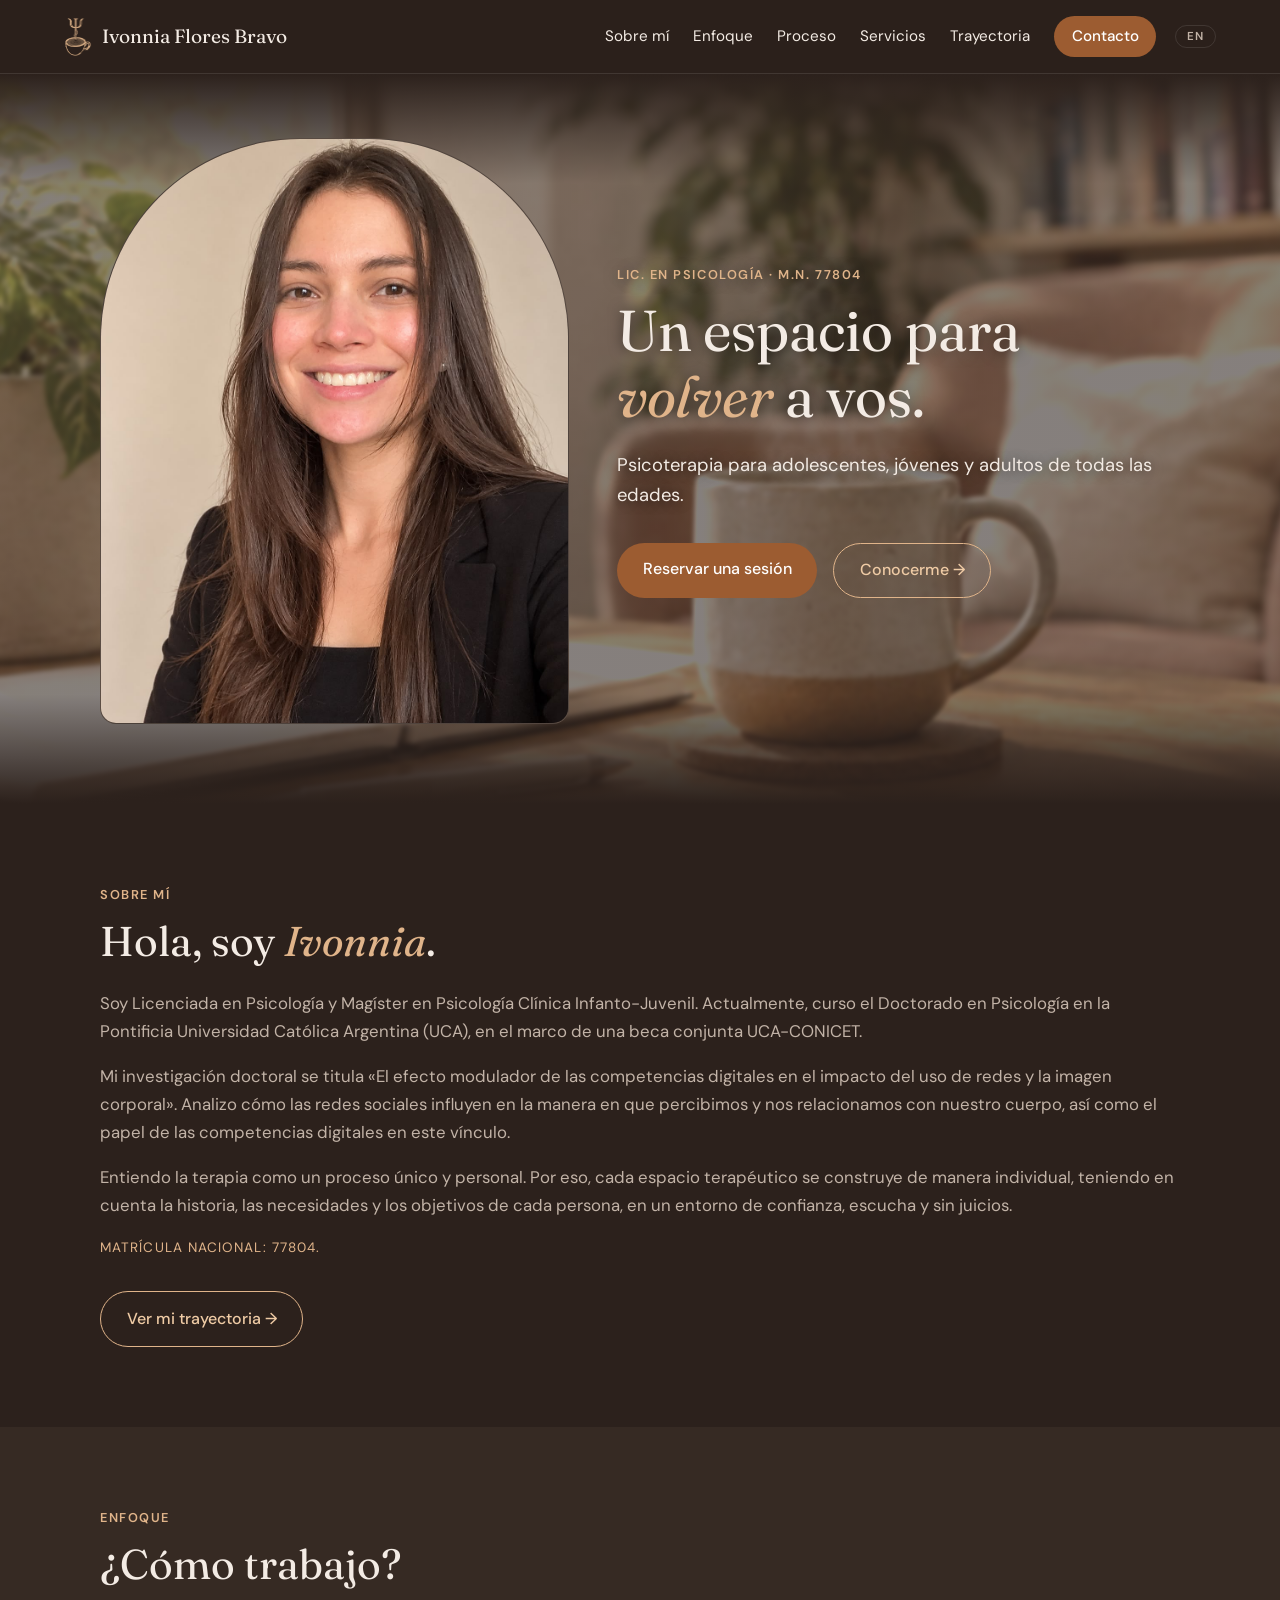
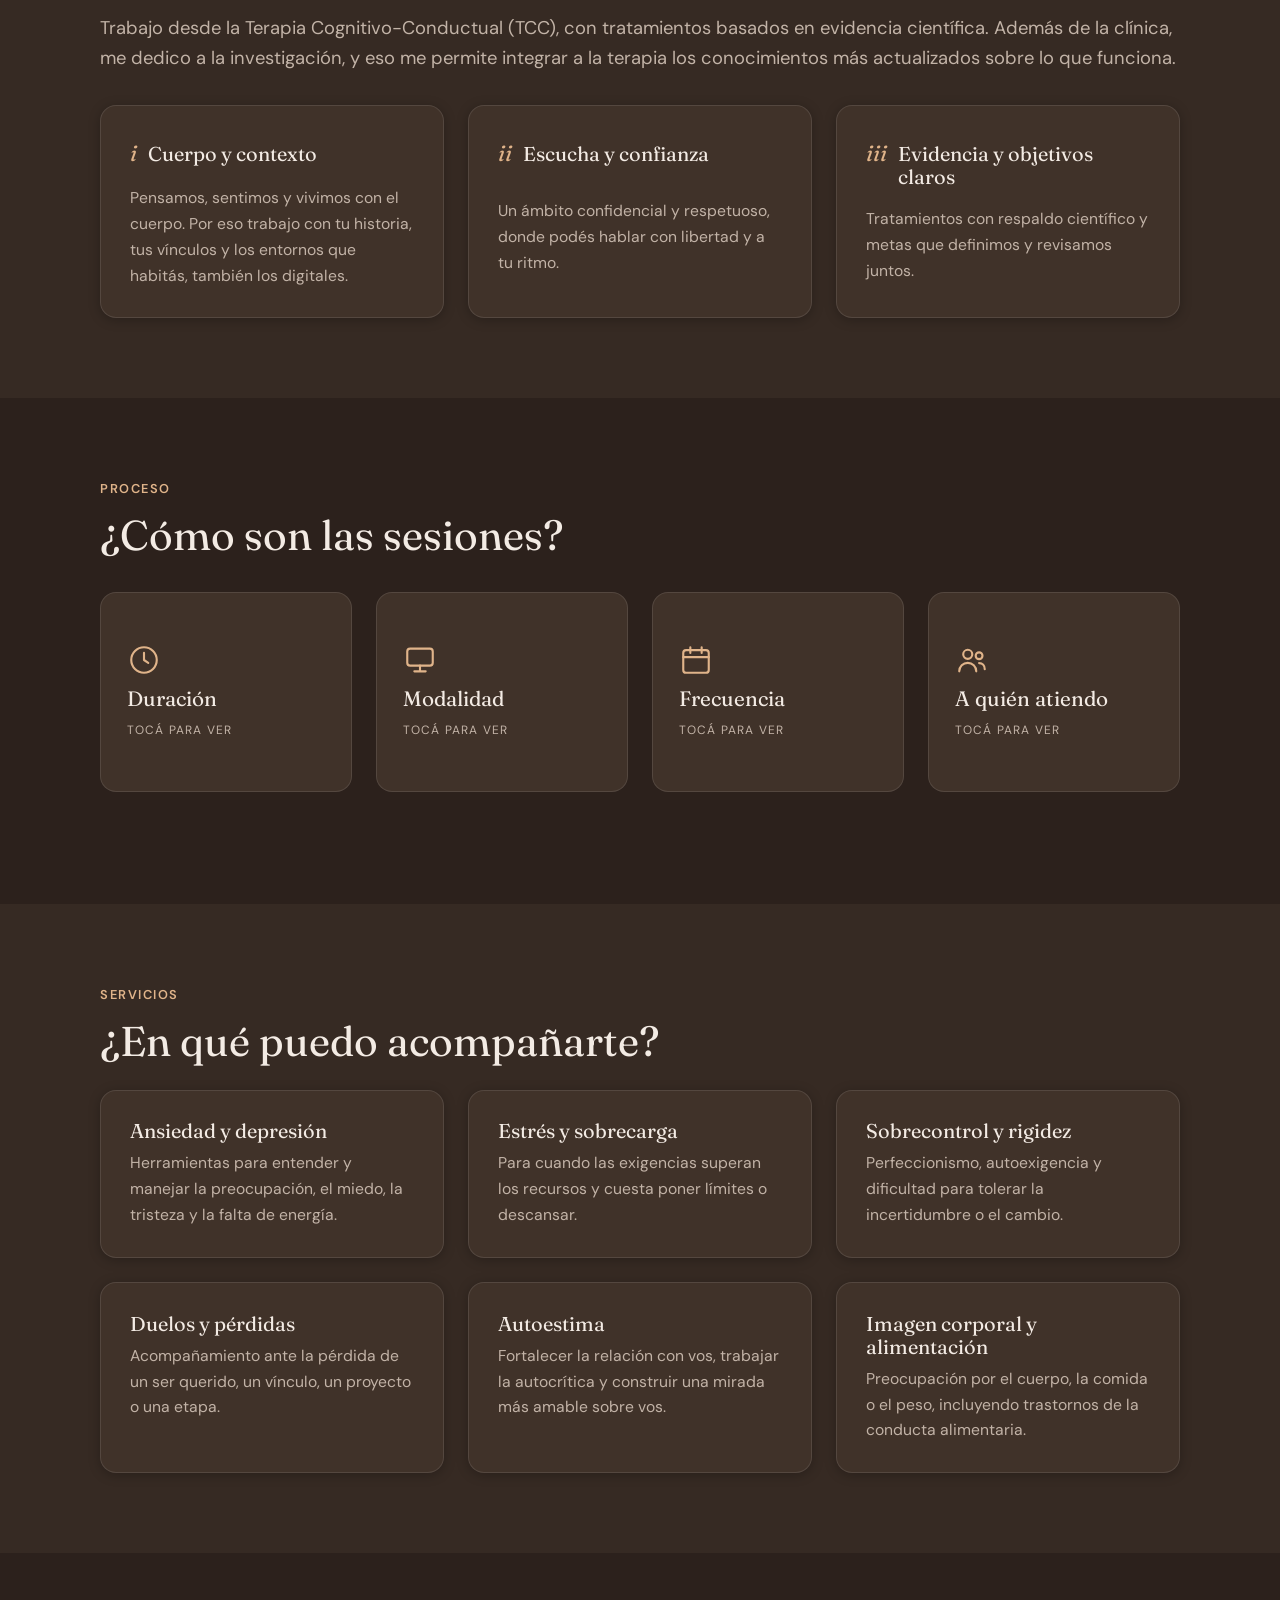
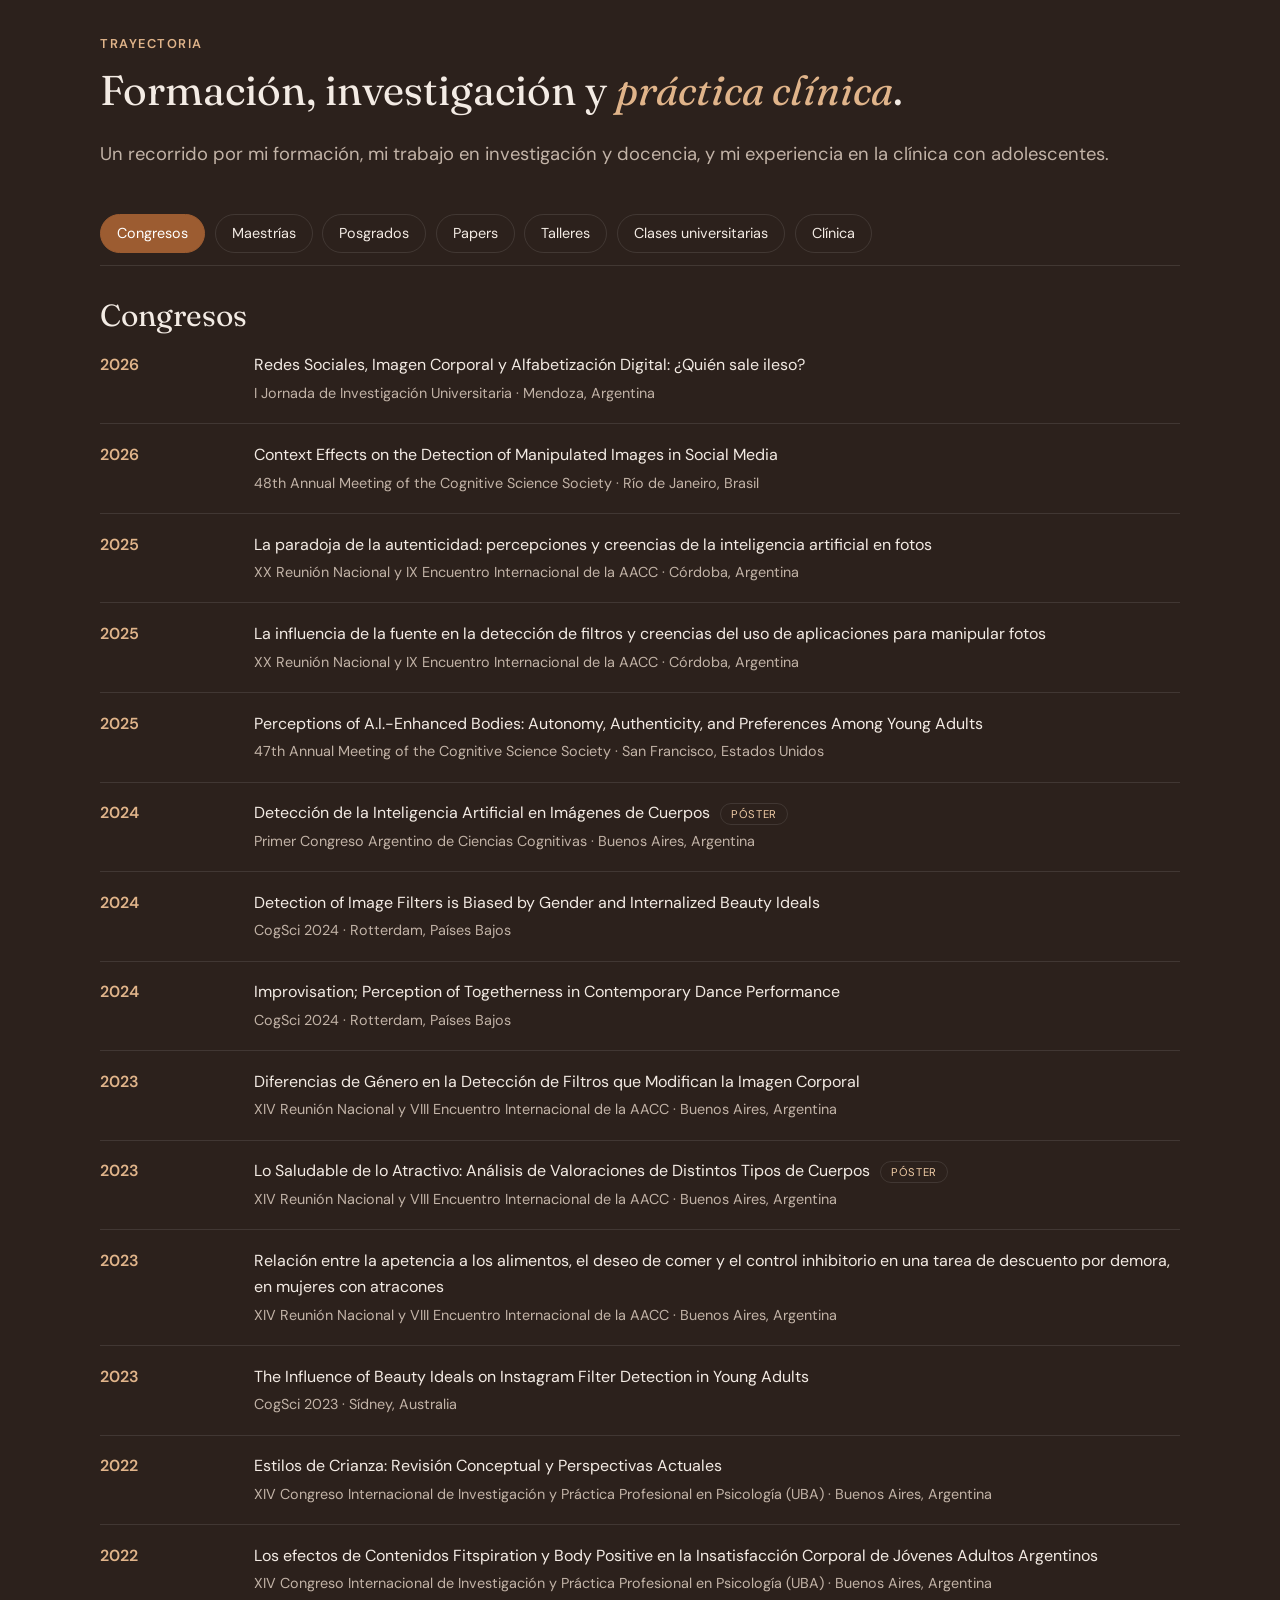
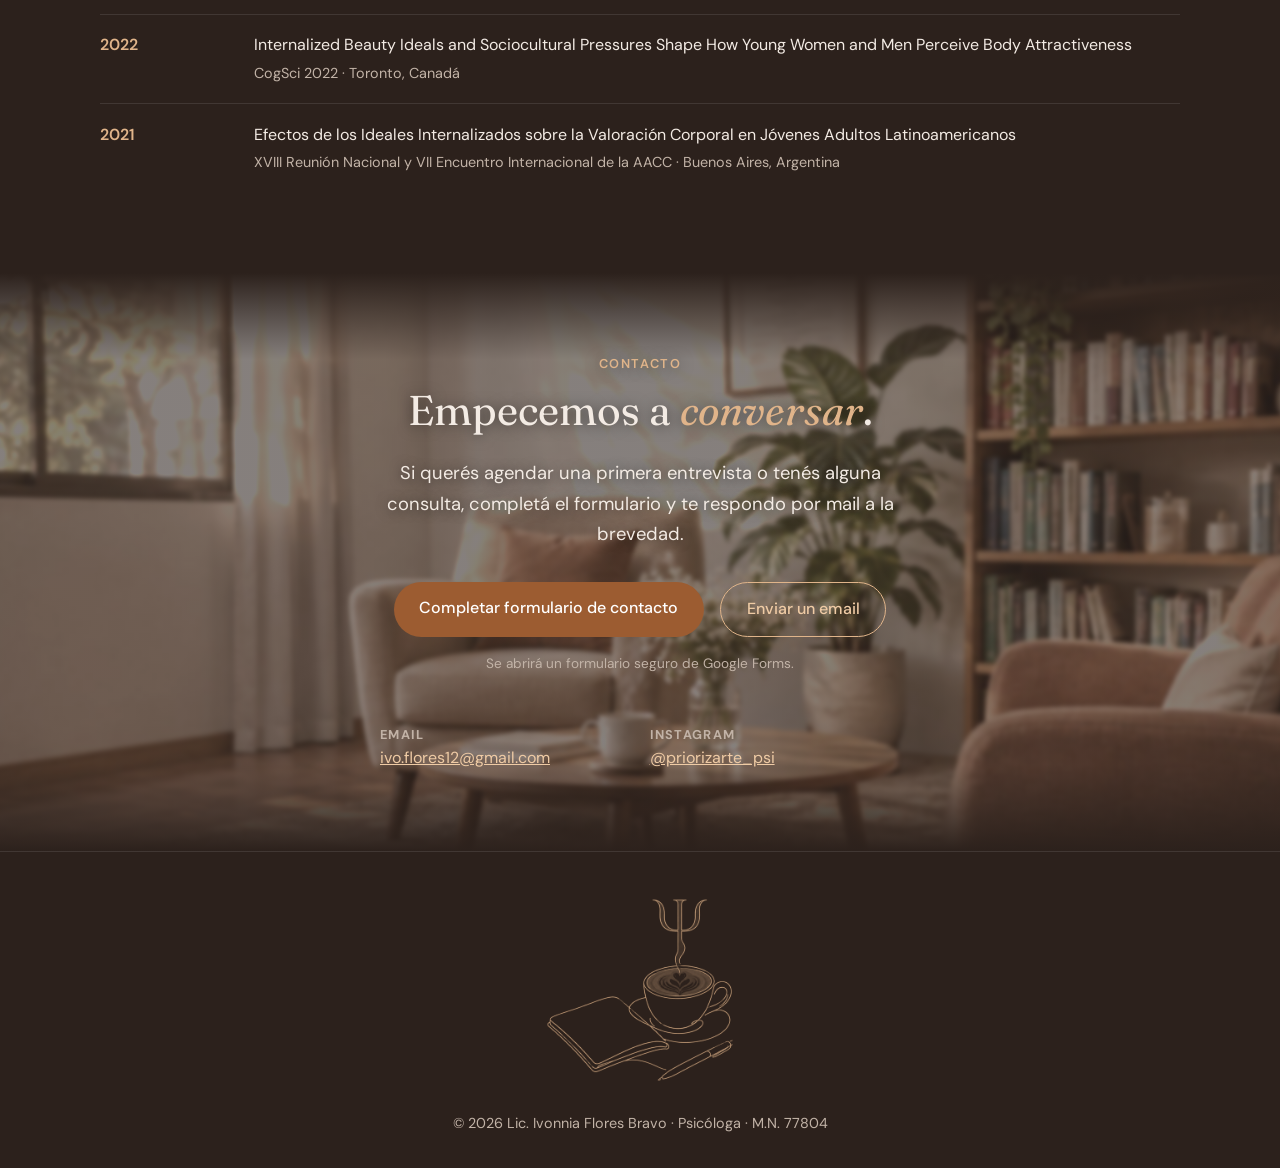
<file: index.html>
<!DOCTYPE html>
<html lang="es">
<head>
  <meta charset="UTF-8">
  <meta name="viewport" content="width=device-width, initial-scale=1.0">
  <title>Lic. Ivonnia Flores Bravo | Psicóloga TCC</title>
  <meta name="description" content="Lic. Ivonnia Flores Bravo, psicóloga (M.N. 77804). Terapia cognitivo-conductual basada en evidencia para adolescentes, jóvenes y adultos. Sesiones virtuales.">
  <link rel="canonical" href="https://licfloresbravo.vercel.app/">
  <link rel="alternate" hreflang="es" href="https://licfloresbravo.vercel.app/">
  <link rel="alternate" hreflang="en" href="https://licfloresbravo.vercel.app/en/">
  <link rel="alternate" hreflang="x-default" href="https://licfloresbravo.vercel.app/">
  <link rel="icon" href="data:image/svg+xml,<svg xmlns=%22http://www.w3.org/2000/svg%22 viewBox=%220 0 100 100%22><text y=%22.9em%22 font-size=%2290%22>☕️</text></svg>">
  <meta name="theme-color" content="#2c211c">

  <!-- Vista previa al compartir en WhatsApp, Instagram, etc. -->
  <meta property="og:type" content="website">
  <meta property="og:locale" content="es_AR">
  <meta property="og:title" content="Lic. Ivonnia Flores Bravo | Psicóloga TCC">
  <meta property="og:description" content="Terapia cognitivo-conductual basada en evidencia para adolescentes, jóvenes y adultos.">
  <meta property="og:url" content="https://licfloresbravo.vercel.app/">
  <meta property="og:image" content="https://licfloresbravo.vercel.app/img/og-logo.jpg">
  <meta property="og:image:width" content="1200">
  <meta property="og:image:height" content="1200">
  <meta name="twitter:card" content="summary">

  <!-- Datos estructurados para Google -->
  <script type="application/ld+json">
  {
    "@context": "https://schema.org",
    "@graph": [
      {
        "@type": "Person",
        "name": "Ivonnia Flores Bravo",
        "jobTitle": "Licenciada en Psicología",
        "url": "https://licfloresbravo.vercel.app/",
        "image": "https://licfloresbravo.vercel.app/img/ivonnia.jpeg",
        "alumniOf": "Pontificia Universidad Católica Argentina",
        "knowsAbout": ["Terapia cognitivo-conductual", "Trastornos de la conducta alimentaria", "Imagen corporal", "Ansiedad", "Depresión"],
        "sameAs": ["https://instagram.com/priorizarte_psi"]
      },
      {
        "@type": "ProfessionalService",
        "name": "Lic. Ivonnia Flores Bravo - Psicóloga",
        "url": "https://licfloresbravo.vercel.app/",
        "image": "https://licfloresbravo.vercel.app/img/fondo-consultorio.jpg",
        "description": "Psicoterapia cognitivo-conductual basada en evidencia para adolescentes, jóvenes, adultos y adultos mayores. Sesiones virtuales.",
        "areaServed": "Argentina",
        "sameAs": ["https://instagram.com/priorizarte_psi"]
      }
    ]
  }
  </script>

  <link rel="preconnect" href="https://fonts.googleapis.com">
  <link rel="preconnect" href="https://fonts.gstatic.com" crossorigin>
  <link href="https://fonts.googleapis.com/css2?family=DM+Sans:wght@400;500;600&family=Fraunces:ital,wght@0,400;0,600;1,400&display=swap" rel="stylesheet">
  <link rel="stylesheet" href="css/style.css">
  <script>document.documentElement.classList.add("js");</script>
</head>
<body>

  <header class="header">
    <a href="#inicio" class="logo"><img src="img/logo-mark.png" alt="" class="logo-mark" width="28" height="40">Ivonnia Flores Bravo</a>
    <div class="header-right">
      <nav class="nav" id="nav">
        <a href="#sobre-mi">Sobre mí</a>
        <a href="#enfoque">Enfoque</a>
        <a href="#proceso">Proceso</a>
        <a href="#servicios">Servicios</a>
        <a href="#trayectoria">Trayectoria</a>
        <a href="#contacto" class="nav-cta">Contacto</a>
      </nav>
      <a href="en/" class="lang-btn" lang="en" hreflang="en" aria-label="View this page in English">EN</a>
      <button class="menu-btn" id="menuBtn" aria-label="Abrir menú" aria-expanded="false" aria-controls="nav">
        <span></span><span></span><span></span>
      </button>
    </div>
  </header>
  <div class="nav-backdrop" id="navBackdrop" hidden></div>

  <main>

    <!-- PORTADA -->
    <div class="bg-img bg-taza">
    <section class="hero" id="inicio">
      <div class="hero-text">
        <p class="eyebrow">Lic. en Psicología · M.N. 77804</p>
        <h1>Un espacio para <em>volver</em> a vos.</h1>
        <p class="lead">Psicoterapia para adolescentes, jóvenes y adultos de todas las edades.</p>
        <div class="buttons">
          <a href="#contacto" class="btn btn-primary">Reservar una sesión</a>
          <a href="#sobre-mi" class="btn btn-ghost">Conocerme →</a>
        </div>
      </div>
      <div class="hero-photo">
        <img src="img/ivonnia.jpeg" alt="Lic. Ivonnia Flores Bravo, psicóloga" onerror="this.style.display='none'">
      </div>
    </section>
    </div>

    <!-- SOBRE MÍ -->
    <section class="section" id="sobre-mi">
      <p class="eyebrow">Sobre mí</p>
      <h2>Hola, soy <em>Ivonnia</em>.</h2>
      <div class="about-text">
        <p>Soy Licenciada en Psicología y Magíster en Psicología Clínica Infanto-Juvenil. Actualmente, curso el Doctorado en Psicología en la Pontificia Universidad Católica Argentina (UCA), en el marco de una beca conjunta UCA-CONICET.</p>
        <p>Mi investigación doctoral se titula «El efecto modulador de las competencias digitales en el impacto del uso de redes y la imagen corporal». Analizo cómo las redes sociales influyen en la manera en que percibimos y nos relacionamos con nuestro cuerpo, así como el papel de las competencias digitales en este vínculo.</p>
        <p>Entiendo la terapia como un proceso único y personal. Por eso, cada espacio terapéutico se construye de manera individual, teniendo en cuenta la historia, las necesidades y los objetivos de cada persona, en un entorno de confianza, escucha y sin juicios.</p>
        <p class="about-mn">Matrícula Nacional: 77804.</p>
      </div>
      <a href="#trayectoria" class="btn btn-ghost btn-more">Ver mi trayectoria →</a>
    </section>

    <!-- ENFOQUE -->
    <section class="section section-alt" id="enfoque">
      <p class="eyebrow">Enfoque</p>
      <h2>¿Cómo trabajo?</h2>
      <p class="lead">Trabajo desde la Terapia Cognitivo-Conductual (TCC), con tratamientos basados en evidencia científica. Además de la clínica, me dedico a la investigación, y eso me permite integrar a la terapia los conocimientos más actualizados sobre lo que funciona.</p>
      <div class="cards">
        <article class="card">
          <span class="card-num">i</span>
          <h3>Cuerpo y contexto</h3>
          <p>Pensamos, sentimos y vivimos con el cuerpo. Por eso trabajo con tu historia, tus vínculos y los entornos que habitás, también los digitales.</p>
        </article>
        <article class="card">
          <span class="card-num">ii</span>
          <h3>Escucha y confianza</h3>
          <p>Un ámbito confidencial y respetuoso, donde podés hablar con libertad y a tu ritmo.</p>
        </article>
        <article class="card">
          <span class="card-num">iii</span>
          <h3>Evidencia y objetivos claros</h3>
          <p>Tratamientos con respaldo científico y metas que definimos y revisamos juntos.</p>
        </article>
      </div>
    </section>

    <!-- PROCESO -->
    <section class="section" id="proceso">
      <p class="eyebrow">Proceso</p>
      <h2>¿Cómo son las sesiones?</h2>
            <div class="flips">
        <button class="flip" type="button" aria-pressed="false">
          <span class="flip-inner">
            <span class="face face-front">
              <svg viewBox="0 0 24 24" aria-hidden="true"><circle cx="12" cy="12" r="9"/><path d="M12 7v5l3 2"/></svg>
              <span class="face-title">Duración</span>
              <span class="face-hint" aria-hidden="true">Tocá para ver</span>
            </span>
            <span class="face face-back">
              <span class="face-label" aria-hidden="true">Duración</span>
              <span class="face-value">Entre 45 y 60 minutos</span>
            </span>
          </span>
        </button>

        <button class="flip" type="button" aria-pressed="false">
          <span class="flip-inner">
            <span class="face face-front">
              <svg viewBox="0 0 24 24" aria-hidden="true"><rect x="3" y="4" width="18" height="12" rx="2"/><path d="M8 20h8M12 16v4"/></svg>
              <span class="face-title">Modalidad</span>
              <span class="face-hint" aria-hidden="true">Tocá para ver</span>
            </span>
            <span class="face face-back">
              <span class="face-label" aria-hidden="true">Modalidad</span>
              <span class="face-value">Virtual</span>
            </span>
          </span>
        </button>

        <button class="flip" type="button" aria-pressed="false">
          <span class="flip-inner">
            <span class="face face-front">
              <svg viewBox="0 0 24 24" aria-hidden="true"><rect x="3" y="5" width="18" height="16" rx="2"/><path d="M3 10h18M8 3v4M16 3v4"/></svg>
              <span class="face-title">Frecuencia</span>
              <span class="face-hint" aria-hidden="true">Tocá para ver</span>
            </span>
            <span class="face face-back">
              <span class="face-label" aria-hidden="true">Frecuencia</span>
              <span class="face-value">A convenir</span>
            </span>
          </span>
        </button>

        <button class="flip" type="button" aria-pressed="false">
          <span class="flip-inner">
            <span class="face face-front">
              <svg viewBox="0 0 24 24" aria-hidden="true"><circle cx="9" cy="8" r="3.2"/><path d="M3 20c0-3.3 2.7-6 6-6s6 2.7 6 6"/><circle cx="17" cy="9" r="2.4"/><path d="M17 14.2c2.4 0 4 1.8 4 4.3"/></svg>
              <span class="face-title">A quién atiendo</span>
              <span class="face-hint" aria-hidden="true">Tocá para ver</span>
            </span>
            <span class="face face-back">
              <span class="face-label" aria-hidden="true">A quién atiendo</span>
              <span class="face-value">Adolescentes, jóvenes, adultos y adultos mayores</span>
            </span>
          </span>
        </button>
      </div>
    </section>

    <!-- SERVICIOS -->
    <section class="section section-alt" id="servicios">
      <p class="eyebrow">Servicios</p>
      <h2>¿En qué puedo acompañarte?</h2>
      <div class="cards cards-3">
        <article class="card"><h3>Ansiedad y depresión</h3><p>Herramientas para entender y manejar la preocupación, el miedo, la tristeza y la falta de energía.</p></article>
        <article class="card"><h3>Estrés y sobrecarga</h3><p>Para cuando las exigencias superan los recursos y cuesta poner límites o descansar.</p></article>
        <article class="card"><h3>Sobrecontrol y rigidez</h3><p>Perfeccionismo, autoexigencia y dificultad para tolerar la incertidumbre o el cambio.</p></article>
        <article class="card"><h3>Duelos y pérdidas</h3><p>Acompañamiento ante la pérdida de un ser querido, un vínculo, un proyecto o una etapa.</p></article>
        <article class="card"><h3>Autoestima</h3><p>Fortalecer la relación con vos, trabajar la autocrítica y construir una mirada más amable sobre vos.</p></article>
        <article class="card"><h3>Imagen corporal y alimentación</h3><p>Preocupación por el cuerpo, la comida o el peso, incluyendo trastornos de la conducta alimentaria.</p></article>
      </div>
    </section>

    <!-- TRAYECTORIA -->
    <section class="section" id="trayectoria">
      <p class="eyebrow">Trayectoria</p>
      <h2>Formación, investigación y <em>práctica clínica</em>.</h2>
      <p class="lead">Un recorrido por mi formación, mi trabajo en investigación y docencia, y mi experiencia en la clínica con adolescentes.</p>

      <nav class="chips" id="tabs" aria-label="Secciones de la trayectoria">
        <a href="#congresos">Congresos</a>
        <a href="#maestrias">Maestrías</a>
        <a href="#posgrados">Posgrados</a>
        <a href="#papers">Papers</a>
        <a href="#talleres">Talleres</a>
        <a href="#clases">Clases universitarias</a>
        <a href="#clinica">Clínica</a>
      </nav>

      <!-- CONGRESOS -->
      <div class="block" id="congresos">
        <h3 class="block-title">Congresos</h3>
        <ul class="tl">
          <li><b>2026</b><p>Redes Sociales, Imagen Corporal y Alfabetización Digital: ¿Quién sale ileso?<small>I Jornada de Investigación Universitaria · Mendoza, Argentina</small></p></li>
          <li><b>2026</b><p>Context Effects on the Detection of Manipulated Images in Social Media<small>48th Annual Meeting of the Cognitive Science Society · Río de Janeiro, Brasil</small></p></li>
          <li><b>2025</b><p>La paradoja de la autenticidad: percepciones y creencias de la inteligencia artificial en fotos<small>XX Reunión Nacional y IX Encuentro Internacional de la AACC · Córdoba, Argentina</small></p></li>
          <li><b>2025</b><p>La influencia de la fuente en la detección de filtros y creencias del uso de aplicaciones para manipular fotos<small>XX Reunión Nacional y IX Encuentro Internacional de la AACC · Córdoba, Argentina</small></p></li>
          <li><b>2025</b><p>Perceptions of A.I.-Enhanced Bodies: Autonomy, Authenticity, and Preferences Among Young Adults<small>47th Annual Meeting of the Cognitive Science Society · San Francisco, Estados Unidos</small></p></li>
          <li><b>2024</b><p>Detección de la Inteligencia Artificial en Imágenes de Cuerpos <span class="tag">Póster</span><small>Primer Congreso Argentino de Ciencias Cognitivas · Buenos Aires, Argentina</small></p></li>
          <li><b>2024</b><p>Detection of Image Filters is Biased by Gender and Internalized Beauty Ideals<small>CogSci 2024 · Rotterdam, Países Bajos</small></p></li>
          <li><b>2024</b><p>Improvisation; Perception of Togetherness in Contemporary Dance Performance<small>CogSci 2024 · Rotterdam, Países Bajos</small></p></li>
          <li><b>2023</b><p>Diferencias de Género en la Detección de Filtros que Modifican la Imagen Corporal<small>XIV Reunión Nacional y VIII Encuentro Internacional de la AACC · Buenos Aires, Argentina</small></p></li>
          <li><b>2023</b><p>Lo Saludable de lo Atractivo: Análisis de Valoraciones de Distintos Tipos de Cuerpos <span class="tag">Póster</span><small>XIV Reunión Nacional y VIII Encuentro Internacional de la AACC · Buenos Aires, Argentina</small></p></li>
          <li><b>2023</b><p>Relación entre la apetencia a los alimentos, el deseo de comer y el control inhibitorio en una tarea de descuento por demora, en mujeres con atracones<small>XIV Reunión Nacional y VIII Encuentro Internacional de la AACC · Buenos Aires, Argentina</small></p></li>
          <li><b>2023</b><p>The Influence of Beauty Ideals on Instagram Filter Detection in Young Adults<small>CogSci 2023 · Sídney, Australia</small></p></li>
          <li><b>2022</b><p>Estilos de Crianza: Revisión Conceptual y Perspectivas Actuales<small>XIV Congreso Internacional de Investigación y Práctica Profesional en Psicología (UBA) · Buenos Aires, Argentina</small></p></li>
          <li><b>2022</b><p>Los efectos de Contenidos Fitspiration y Body Positive en la Insatisfacción Corporal de Jóvenes Adultos Argentinos<small>XIV Congreso Internacional de Investigación y Práctica Profesional en Psicología (UBA) · Buenos Aires, Argentina</small></p></li>
          <li><b>2022</b><p>Internalized Beauty Ideals and Sociocultural Pressures Shape How Young Women and Men Perceive Body Attractiveness<small>CogSci 2022 · Toronto, Canadá</small></p></li>
          <li><b>2021</b><p>Efectos de los Ideales Internalizados sobre la Valoración Corporal en Jóvenes Adultos Latinoamericanos<small>XVIII Reunión Nacional y VII Encuentro Internacional de la AACC · Buenos Aires, Argentina</small></p></li>
        </ul>
      </div>

      <!-- MAESTRÍAS -->
      <div class="block" id="maestrias">
        <h3 class="block-title">Maestrías y doctorado</h3>
        <ul class="tl">
          <li><b>2023 – presente</b><p>Doctorado, becaria doctoral <span class="tag">En curso</span><small>Pontificia Universidad Católica Argentina y CONICET · Tesis: el efecto modulador de las competencias digitales en el impacto del uso de redes sociales en la imagen corporal</small></p></li>
          <li><b>2023 – 2024</b><p>Máster en Psicología Clínica Infanto Juvenil<small>TECH Institute · España</small></p></li>
        </ul>
      </div>

      <!-- POSGRADOS -->
      <div class="block" id="posgrados">
        <h3 class="block-title">Posgrados y cursos</h3>
        <ul class="tl">
          <li><b>2026</b><p>Tratamiento Cognitivo Conductual para el Trastorno Dismórfico Corporal<small>CEAN, Centro de Ansiedad y Trastornos Relacionados</small></p></li>
          <li><b>2024</b><p>Prevención de Trastornos y Problemas Relacionados con la Alimentación, el Peso y la Imagen Corporal<small>Universidad de Buenos Aires</small></p></li>
          <li><b>2023</b><p>Abordaje de los TCA en adolescentes y jóvenes<small>Fundación La Casita</small></p></li>
          <li><b>2022</b><p>Trastorno de la Imagen Corporal<small>Universidad de Buenos Aires</small></p></li>
          <li><b>2022</b><p>Abordaje de los Trastornos Alimentarios en Niños, Adolescentes y Familias<small>Universidad de Buenos Aires</small></p></li>
          <li><b>2021</b><p>La Interpretación de los cuadros psicopatológicos a través del Test de Rorschach<small>Pontificia Universidad Católica Argentina</small></p></li>
          <li><b>2017 – 2021</b><p>Licenciatura en Psicología (promedio 8,3)<small>Pontificia Universidad Católica Argentina · Tesina: ideal de belleza y presiones socioculturales en imágenes corporales</small></p></li>
        </ul>
      </div>

      <!-- PAPERS -->
      <div class="block" id="papers">
        <h3 class="block-title">Papers y publicaciones</h3>
        <h4>Publicados</h4>
        <ul class="tl">
          <li><b>2025</b><p><a href="https://doi.org/10.1016/j.bodyim.2024.101819" target="_blank" rel="noopener">Beauty Ideals Modulate Recognition of Filtered Images</a><small>Body Image, 52</small></p></li>
          <li><b>2025</b><p><a href="https://journals.sagepub.com/doi/10.1177/17470218251346775" target="_blank" rel="noopener">Individual Differences in Weight Concern Predict Sensitivity to Weight Differences in Other People</a><small>Quarterly Journal of Experimental Psychology</small></p></li>
          <li><b>2025</b><p><a href="https://doi.org/10.31234/osf.io/mtdj6" target="_blank" rel="noopener">El Rol del Fitspiration y Body Positive en la Insatisfacción Corporal de Jóvenes Argentinos</a> <span class="tag">En prensa</span><small>Revista Mexicana de Trastornos Alimentarios</small></p></li>
          <li><b>2024</b><p>Detection of Image Filters is Biased by Gender and Internalized Beauty Ideals<small>Proceedings of the Annual Meeting of the Cognitive Science Society, 45</small></p></li>
          <li><b>2024</b><p>Joint Improvisation; Perception of Togetherness in Contemporary Dance Performance<small>Proceedings of the Annual Meeting of the Cognitive Science Society, 45</small></p></li>
          <li><b>2022</b><p><a href="https://doi.org/10.46553/RPSI.18.35.2022.p105-111" target="_blank" rel="noopener">Reseña de «Diseño de Unidades Didácticas en Primaria, Secundaria y Bachillerato»</a><small>Revista de Psicología, 18(35), 105-111</small></p></li>
        </ul>
        <h4>Informes técnicos</h4>
        <ul class="tl">
          <li><b>Consultoría</b><p>Alcances, logros y desafíos del programa de acompañamiento para el egreso de jóvenes sin cuidados parentales (PAE) a 10 años de su implementación<small>Observatorio de la Deuda Social Argentina</small></p></li>
        </ul>
        <h4>En revisión, enviados y en preparación</h4>
        <ul class="tl">
          <li><b>En revisión</b><p>Beauty Body Ideals Effects on Filter Detection<small>Visual Communication Quarterly</small></p></li>
          <li><b>En revisión</b><p>Image Modification Modulate Preference Decisions and Consumption Behavior<small>Visual Communication Quarterly</small></p></li>
          <li><b>En revisión</b><p>Psychosocial Interventions to Improve Body Image in Social Media Users: a Systematic Review</p></li>
          <li><b>En revisión</b><p>The Evolution of Body Image in School-Aged Children: A Decade of Research and Insights</p></li>
          <li><b>Enviado</b><p>Argentine Validation of the Appearance-related Social Media Consciousness (ASMC) Scale<small>Avances en Psicología Latinoamericana</small></p></li>
          <li><b>En preparación</b><p>The Authenticity Paradox in Social Media: Perceptions and Preference of A.I.-Enhanced Bodies Among Young Adults</p></li>
          <li><b>En preparación</b><p>Body Image, Body Schema, and Body Appreciation in Trans People in Argentina</p></li>
          <li><b>En preparación</b><p>The Influence of Source Evaluation in Filter Detection Task</p></li>
          <li><b>En preparación</b><p>Argentine Validation of the Sociocultural Attitudes Towards Appearance Questionnaire (SATAQ-4R)<small>Avances en Psicología Latinoamericana</small></p></li>
        </ul>
      </div>

      <!-- TALLERES -->
      <div class="block" id="talleres">
        <h3 class="block-title">Dictado de talleres</h3>
        <p class="block-note">Talleres diseñados y dictados para estudiantes de nivel secundario y docentes, desde 2024.</p>
        <ul class="tl">
          <li><b>Presencial</b><p>Imagen Corporal, Alimentación y Redes Sociales<small>Para alumnas de 7.º grado · Colegio Mater Ter Admirabilis</small></p></li>
          <li><b>Virtual</b><p>¿Cómo acompañar al adolescente?<small>Para docentes de grado medio</small></p></li>
          <li><b>Virtual</b><p>Neurodiversidad: estrategias para trabajar en aulas heterogéneas<small>Para docentes de grado medio</small></p></li>
          <li><b>Presencial</b><p>Armado de CV y Entrevista Laboral<small>Para alumnos del último año del colegio · UCA</small></p></li>
        </ul>
      </div>

      <!-- CLASES -->
      <div class="block" id="clases">
        <h3 class="block-title">Dictado de clases universitarias</h3>
        <p class="block-note">En todos los casos: colaboración en el programa y cronograma, diseño y dictado de clases teóricas y prácticas, elaboración y corrección de evaluaciones, atención de consultas y participación en mesas de examen final.</p>
        <ul class="tl">
          <li><b>2025 – presente</b><p>Docente segunda: Introducción al Comportamiento y Comunicación · Procesamiento de la Información<small>Carrera de Ciencias del Comportamiento · UCA</small></p></li>
          <li><b>2022 – presente</b><p>Docente segunda: Psicología Clínica de la Niñez y Adolescencia II · Metodología de la Investigación II<small>Carrera de Psicología · UCA</small></p></li>
          <li><b>2022 – presente</b><p>Dirección de tesis de grado<small>UCA</small></p></li>
          <li><b>2024 – presente</b><p>Docente invitada: clase «Evaluación y TCA: actualización en instrumentos validados para arribar al diagnóstico»<small>Posgrado en Actualización en el acompañamiento de Trastornos de la Conducta Alimentaria · Fundación La Casita</small></p></li>
        </ul>
      </div>

      <!-- CLÍNICA -->
      <div class="block" id="clinica">
        <h3 class="block-title">Experiencia en clínica</h3>
        <p class="block-note">Evaluación, diagnóstico y tratamiento psicológico de adolescentes desde un enfoque cognitivo-conductual, con intervenciones individualizadas basadas en la evidencia, seguimiento continuo y articulación con otros profesionales de la salud.</p>
        <ul class="tl">
          <li><b>2023 – presente</b><p>Psicóloga clínica en práctica privada<small>Trabajo colaborativo con las familias y promoción de habilidades de afrontamiento</small></p></li>
          <li><b>2025 – presente</b><p>Psicóloga clínica en Centro Abrines</p></li>
          <li><b>2023 – 2025</b><p>Psicóloga clínica en Fundación La Casita<small>Acompañamiento terapéutico a adolescentes con anorexia, bulimia, trastorno por atracón y OSFED. Trabajo interdisciplinario con equipos de salud mental, nutrición y clínica médica.</small></p></li>
        </ul>
      </div>
    </section>

    <!-- CONTACTO -->
    <div class="bg-img bg-consultorio">
    <section class="section contact" id="contacto">
      <p class="eyebrow">Contacto</p>
      <h2>Empecemos a <em>conversar</em>.</h2>
      <p class="lead">Si querés agendar una primera entrevista o tenés alguna consulta, completá el formulario y te respondo por mail a la brevedad.</p>
      <div class="buttons">
        <a class="btn btn-primary" href="https://docs.google.com/forms/d/e/1FAIpQLSfD6TvOVO5gXTYibhX3zV-M5BLDc3sLOdgxdFjLSeKh6MTs6g/viewform?pli=1" target="_blank" rel="noopener">Completar formulario de contacto</a>
        <a class="btn btn-ghost" href="#" data-mail>Enviar un email</a>
      </div>
      <p class="note-form">Se abrirá un formulario seguro de Google Forms.</p>
      <ul class="contact-list">
        <li><strong>Email</strong> <a href="#" data-mail data-show></a></li>
        <li><strong>Instagram</strong> <a href="https://instagram.com/priorizarte_psi" target="_blank" rel="noopener">@priorizarte_psi</a></li>
      </ul>
    </section>
    </div>

  </main>

  <!-- Barra fija de reserva (solo celular) -->
  <div class="sticky-cta" id="stickyCta" aria-hidden="true">
    <span class="sticky-cta-text">¿Empezamos?</span>
    <a href="#contacto" class="sticky-cta-btn" tabindex="-1">Reservar una sesión</a>
  </div>

  <footer class="footer">
    <img src="img/logo-full.png" alt="" class="footer-logo" width="480" height="470" loading="lazy">
    <p>© <span id="year"></span> Lic. Ivonnia Flores Bravo · Psicóloga · M.N. 77804</p>
  </footer>

  <script src="js/main.js"></script>
</body>
</html>
</file>
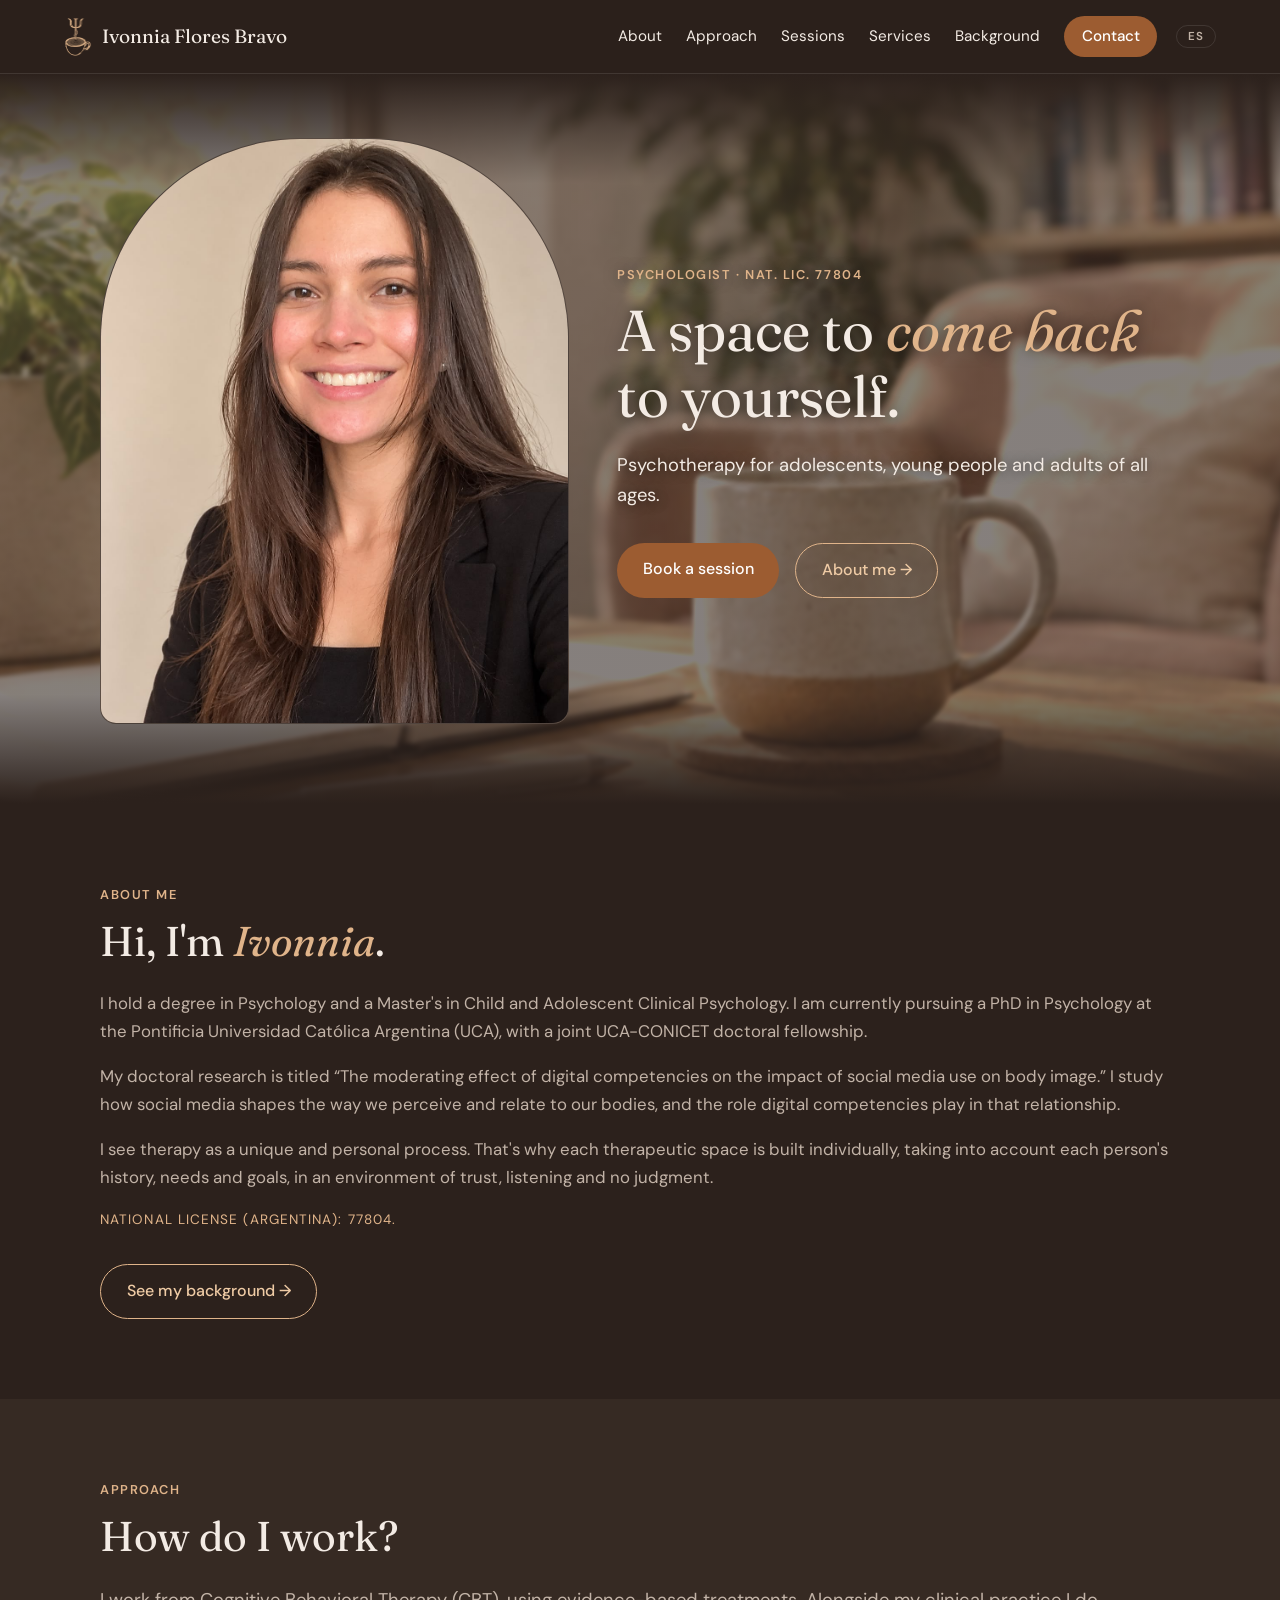
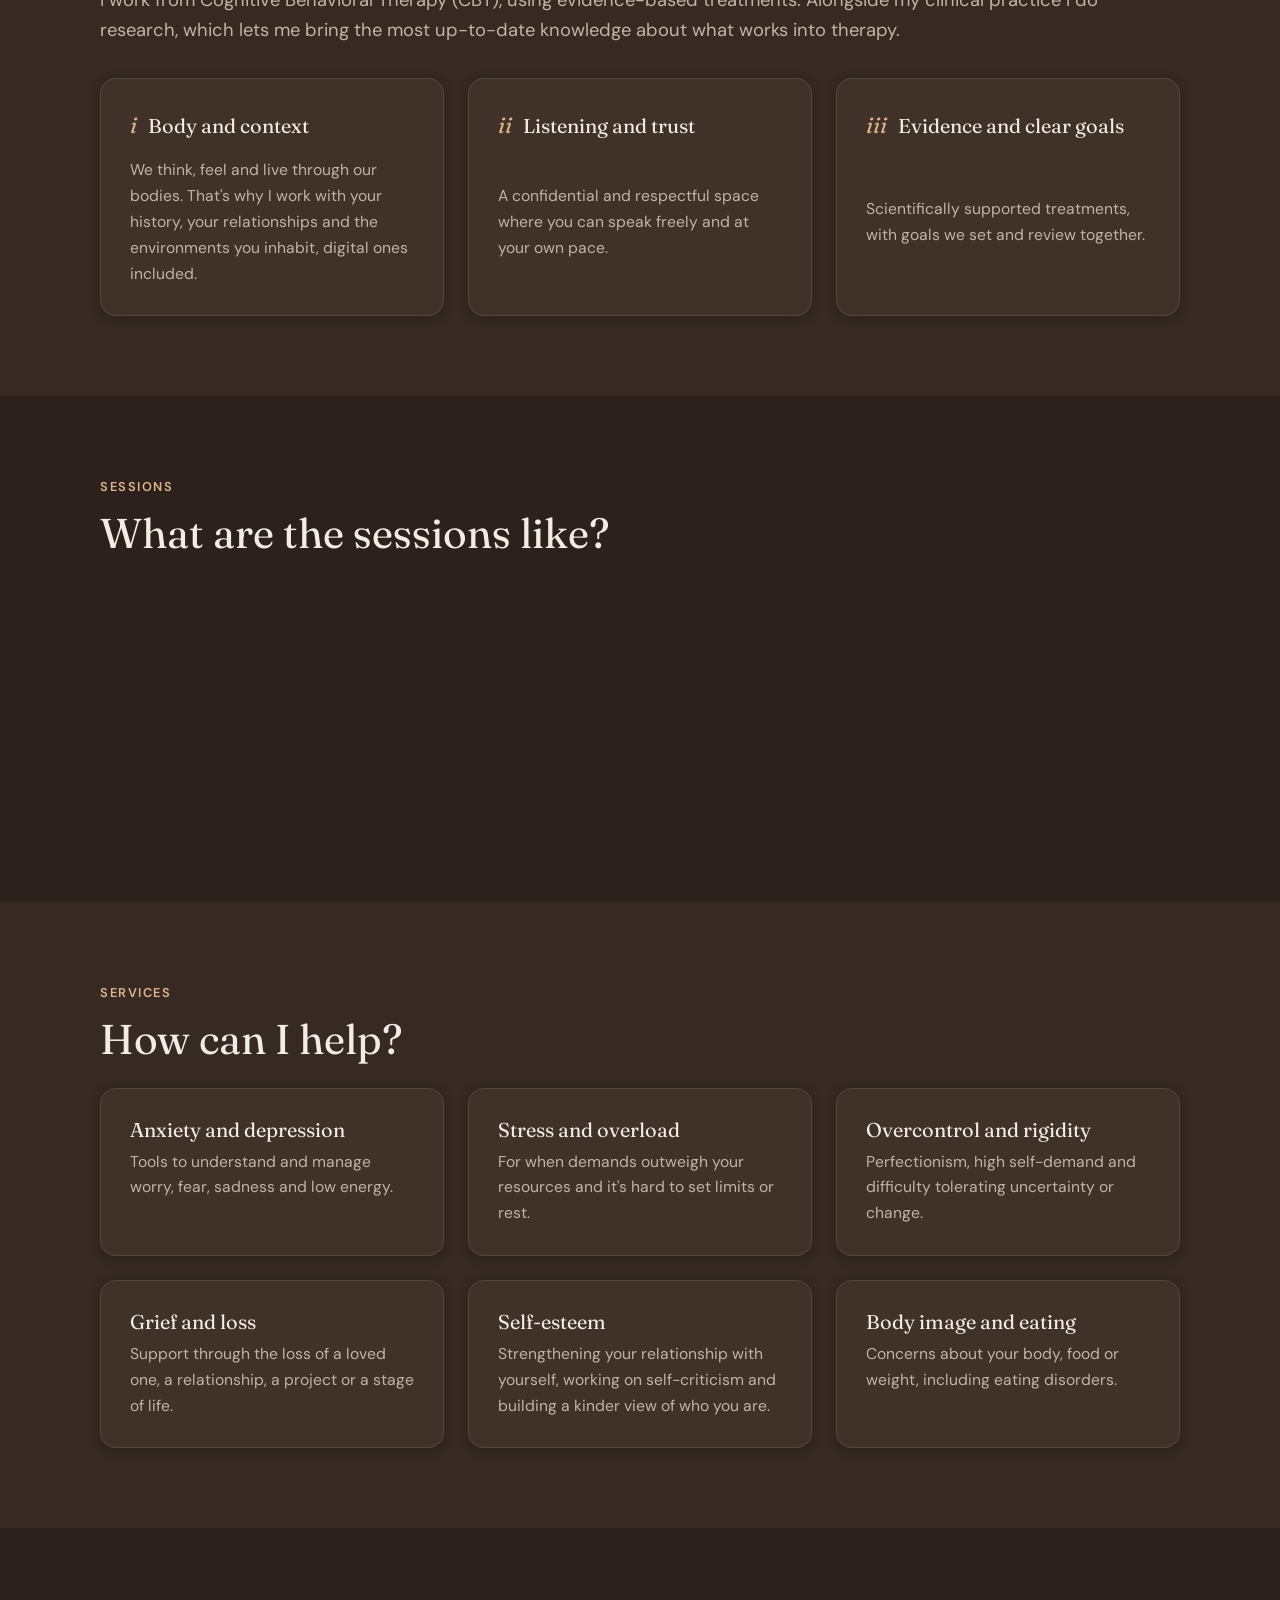
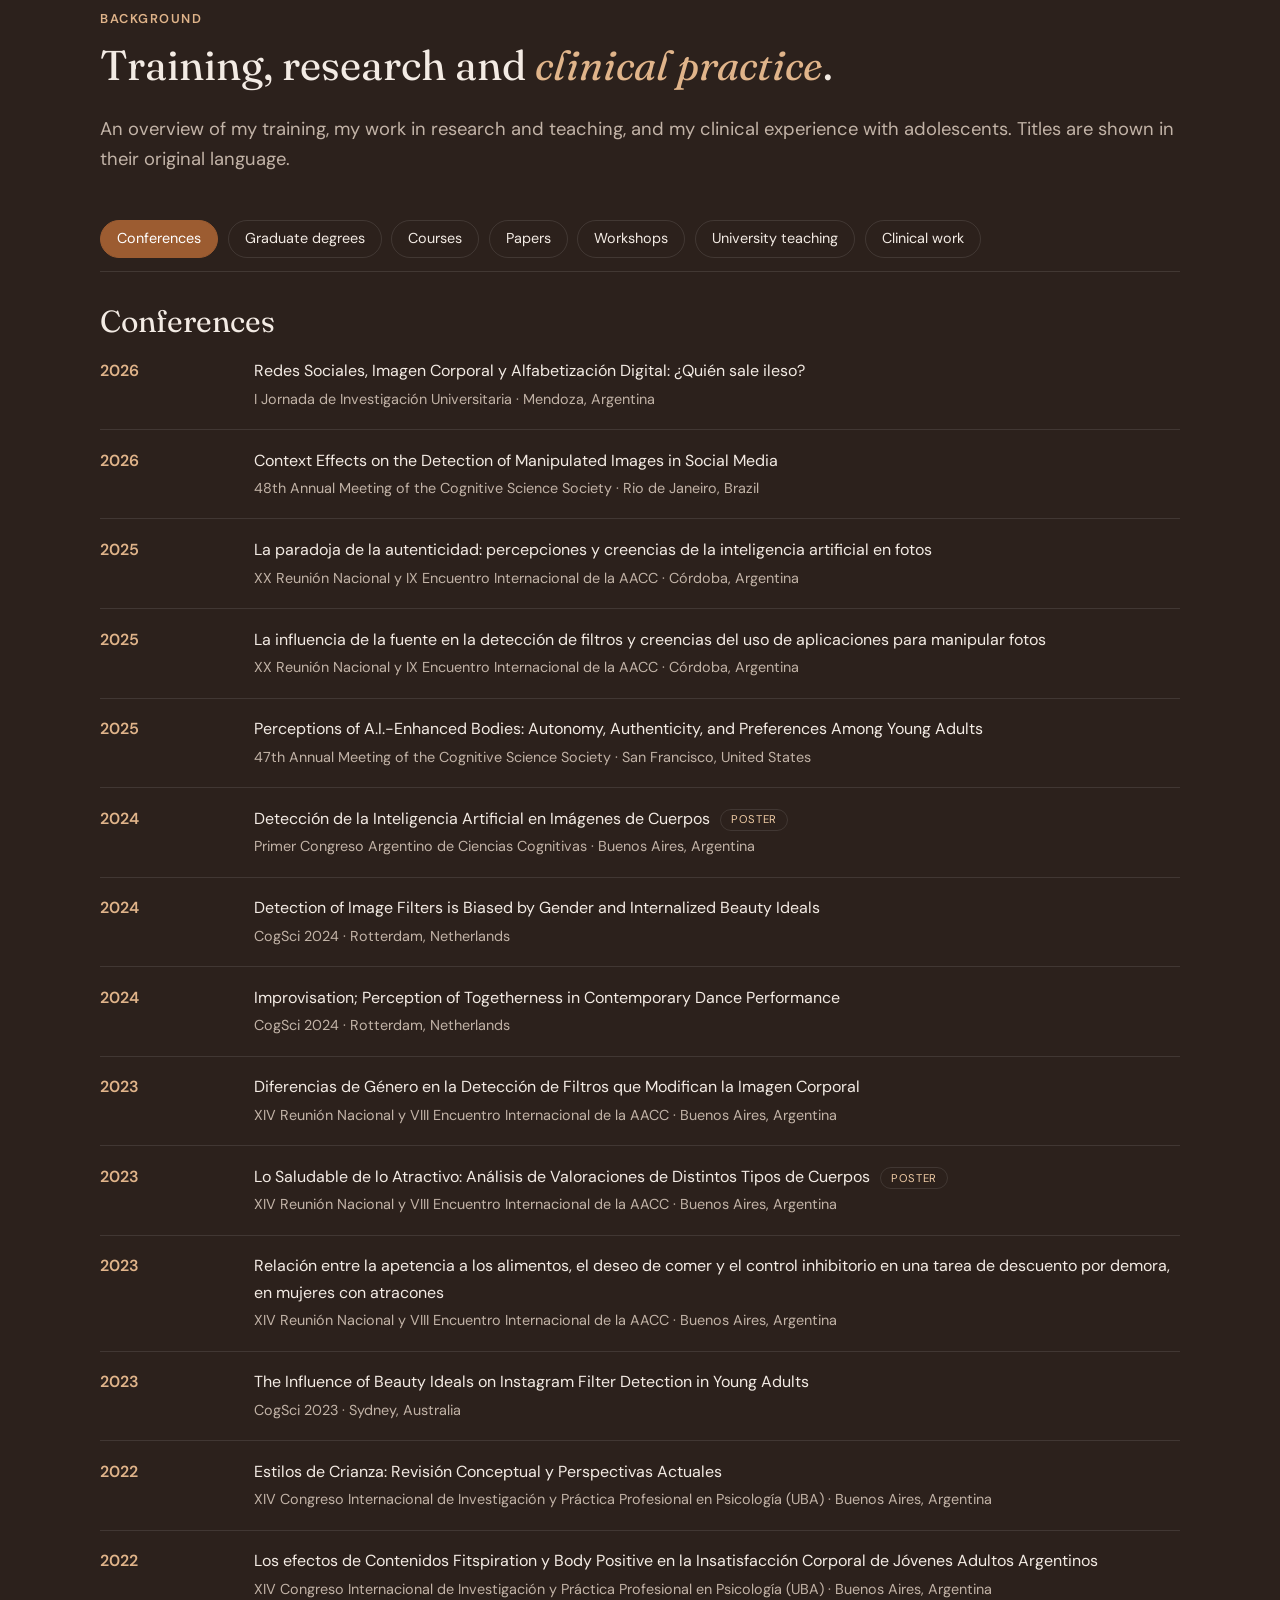
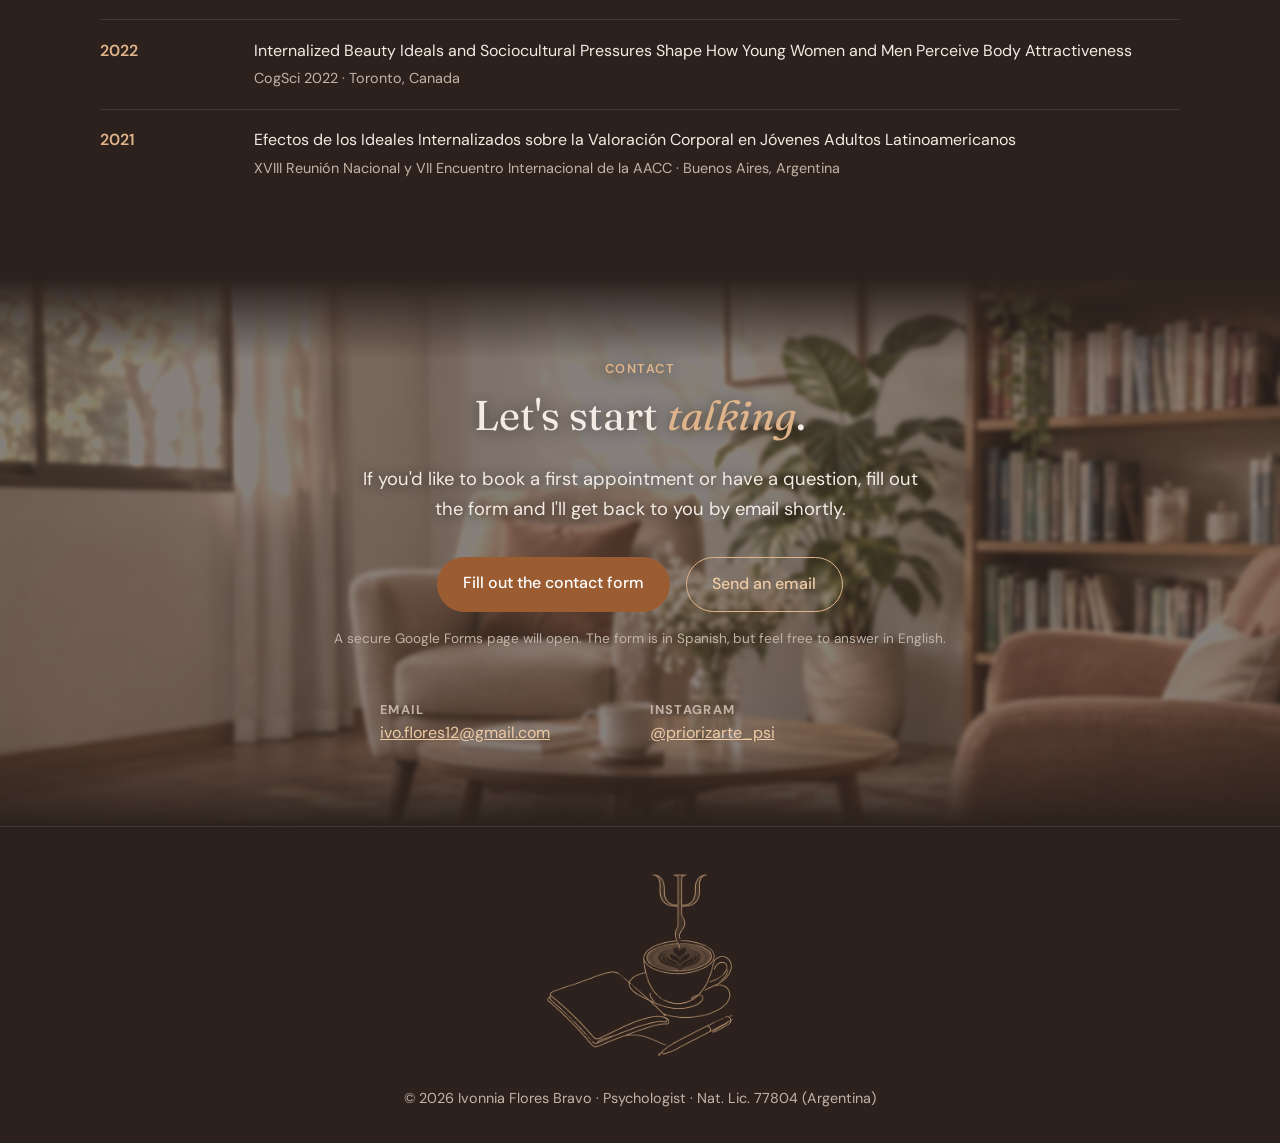
<file: en/index.html>
<!DOCTYPE html>
<html lang="en">
<head>
  <meta charset="UTF-8">
  <meta name="viewport" content="width=device-width, initial-scale=1.0">
  <title>Ivonnia Flores Bravo | CBT Psychologist</title>
  <meta name="description" content="Ivonnia Flores Bravo, licensed psychologist (Argentina, Nat. Lic. 77804). Evidence-based cognitive behavioral therapy for adolescents, young people and adults. Virtual sessions.">
  <link rel="canonical" href="https://licfloresbravo.vercel.app/en/">
  <link rel="alternate" hreflang="es" href="https://licfloresbravo.vercel.app/">
  <link rel="alternate" hreflang="en" href="https://licfloresbravo.vercel.app/en/">
  <link rel="alternate" hreflang="x-default" href="https://licfloresbravo.vercel.app/">
  <link rel="icon" href="data:image/svg+xml,<svg xmlns=%22http://www.w3.org/2000/svg%22 viewBox=%220 0 100 100%22><text y=%22.9em%22 font-size=%2290%22>☕️</text></svg>">
  <meta name="theme-color" content="#2c211c">

  <!-- Preview when sharing on WhatsApp, Instagram, etc. -->
  <meta property="og:type" content="website">
  <meta property="og:locale" content="en_US">
  <meta property="og:locale:alternate" content="es_AR">
  <meta property="og:title" content="Ivonnia Flores Bravo | CBT Psychologist">
  <meta property="og:description" content="Evidence-based cognitive behavioral therapy for adolescents, young people and adults.">
  <meta property="og:url" content="https://licfloresbravo.vercel.app/en/">
  <meta property="og:image" content="https://licfloresbravo.vercel.app/img/og-logo.jpg">
  <meta property="og:image:width" content="1200">
  <meta property="og:image:height" content="1200">
  <meta name="twitter:card" content="summary">

  <!-- Structured data for Google -->
  <script type="application/ld+json">
  {
    "@context": "https://schema.org",
    "@graph": [
      {
        "@type": "Person",
        "name": "Ivonnia Flores Bravo",
        "jobTitle": "Psychologist",
        "url": "https://licfloresbravo.vercel.app/en/",
        "image": "https://licfloresbravo.vercel.app/img/ivonnia.jpeg",
        "alumniOf": "Pontificia Universidad Católica Argentina",
        "knowsAbout": ["Cognitive behavioral therapy", "Eating disorders", "Body image", "Anxiety", "Depression"],
        "sameAs": ["https://instagram.com/priorizarte_psi"]
      },
      {
        "@type": "ProfessionalService",
        "name": "Ivonnia Flores Bravo - Psychologist",
        "url": "https://licfloresbravo.vercel.app/en/",
        "image": "https://licfloresbravo.vercel.app/img/fondo-consultorio.jpg",
        "description": "Evidence-based cognitive behavioral psychotherapy for adolescents, young people, adults and older adults. Virtual sessions.",
        "areaServed": "Argentina",
        "sameAs": ["https://instagram.com/priorizarte_psi"]
      }
    ]
  }
  </script>

  <link rel="preconnect" href="https://fonts.googleapis.com">
  <link rel="preconnect" href="https://fonts.gstatic.com" crossorigin>
  <link href="https://fonts.googleapis.com/css2?family=DM+Sans:wght@400;500;600&family=Fraunces:ital,wght@0,400;0,600;1,400&display=swap" rel="stylesheet">
  <link rel="stylesheet" href="../css/style.css">
  <script>document.documentElement.classList.add("js");</script>
</head>
<body>

  <header class="header">
    <a href="#inicio" class="logo"><img src="../img/logo-mark.png" alt="" class="logo-mark" width="28" height="40">Ivonnia Flores Bravo</a>
    <div class="header-right">
      <nav class="nav" id="nav">
        <a href="#sobre-mi">About</a>
        <a href="#enfoque">Approach</a>
        <a href="#proceso">Sessions</a>
        <a href="#servicios">Services</a>
        <a href="#trayectoria">Background</a>
        <a href="#contacto" class="nav-cta">Contact</a>
      </nav>
      <a href="../" class="lang-btn" lang="es" hreflang="es" aria-label="Ver esta página en español">ES</a>
      <button class="menu-btn" id="menuBtn" aria-label="Open menu" aria-expanded="false" aria-controls="nav">
        <span></span><span></span><span></span>
      </button>
    </div>
  </header>
  <div class="nav-backdrop" id="navBackdrop" hidden></div>

  <main>

    <!-- HERO -->
    <div class="bg-img bg-taza">
    <section class="hero" id="inicio">
      <div class="hero-text">
        <p class="eyebrow">Psychologist · Nat. Lic. 77804</p>
        <h1>A space to <em>come back</em> to yourself.</h1>
        <p class="lead">Psychotherapy for adolescents, young people and adults of all ages.</p>
        <div class="buttons">
          <a href="#contacto" class="btn btn-primary">Book a session</a>
          <a href="#sobre-mi" class="btn btn-ghost">About me →</a>
        </div>
      </div>
      <div class="hero-photo">
        <img src="../img/ivonnia.jpeg" alt="Ivonnia Flores Bravo, psychologist" onerror="this.style.display='none'">
      </div>
    </section>
    </div>

    <!-- ABOUT -->
    <section class="section" id="sobre-mi">
      <p class="eyebrow">About me</p>
      <h2>Hi, I'm <em>Ivonnia</em>.</h2>
      <div class="about-text">
        <p>I hold a degree in Psychology and a Master's in Child and Adolescent Clinical Psychology. I am currently pursuing a PhD in Psychology at the Pontificia Universidad Católica Argentina (UCA), with a joint UCA-CONICET doctoral fellowship.</p>
        <p>My doctoral research is titled “The moderating effect of digital competencies on the impact of social media use on body image.” I study how social media shapes the way we perceive and relate to our bodies, and the role digital competencies play in that relationship.</p>
        <p>I see therapy as a unique and personal process. That's why each therapeutic space is built individually, taking into account each person's history, needs and goals, in an environment of trust, listening and no judgment.</p>
        <p class="about-mn">National License (Argentina): 77804.</p>
      </div>
      <a href="#trayectoria" class="btn btn-ghost btn-more">See my background →</a>
    </section>

    <!-- APPROACH -->
    <section class="section section-alt" id="enfoque">
      <p class="eyebrow">Approach</p>
      <h2>How do I work?</h2>
      <p class="lead">I work from Cognitive Behavioral Therapy (CBT), using evidence-based treatments. Alongside my clinical practice I do research, which lets me bring the most up-to-date knowledge about what works into therapy.</p>
      <div class="cards">
        <article class="card">
          <span class="card-num">i</span>
          <h3>Body and context</h3>
          <p>We think, feel and live through our bodies. That's why I work with your history, your relationships and the environments you inhabit, digital ones included.</p>
        </article>
        <article class="card">
          <span class="card-num">ii</span>
          <h3>Listening and trust</h3>
          <p>A confidential and respectful space where you can speak freely and at your own pace.</p>
        </article>
        <article class="card">
          <span class="card-num">iii</span>
          <h3>Evidence and clear goals</h3>
          <p>Scientifically supported treatments, with goals we set and review together.</p>
        </article>
      </div>
    </section>

    <!-- SESSIONS -->
    <section class="section" id="proceso">
      <p class="eyebrow">Sessions</p>
      <h2>What are the sessions like?</h2>
      <div class="flips">
        <button class="flip" type="button" aria-pressed="false">
          <span class="flip-inner">
            <span class="face face-front">
              <svg viewBox="0 0 24 24" aria-hidden="true"><circle cx="12" cy="12" r="9"/><path d="M12 7v5l3 2"/></svg>
              <span class="face-title">Length</span>
              <span class="face-hint" aria-hidden="true">Tap to see</span>
            </span>
            <span class="face face-back">
              <span class="face-label" aria-hidden="true">Length</span>
              <span class="face-value">45 to 60 minutes</span>
            </span>
          </span>
        </button>

        <button class="flip" type="button" aria-pressed="false">
          <span class="flip-inner">
            <span class="face face-front">
              <svg viewBox="0 0 24 24" aria-hidden="true"><rect x="3" y="4" width="18" height="12" rx="2"/><path d="M8 20h8M12 16v4"/></svg>
              <span class="face-title">Format</span>
              <span class="face-hint" aria-hidden="true">Tap to see</span>
            </span>
            <span class="face face-back">
              <span class="face-label" aria-hidden="true">Format</span>
              <span class="face-value">Virtual</span>
            </span>
          </span>
        </button>

        <button class="flip" type="button" aria-pressed="false">
          <span class="flip-inner">
            <span class="face face-front">
              <svg viewBox="0 0 24 24" aria-hidden="true"><rect x="3" y="5" width="18" height="16" rx="2"/><path d="M3 10h18M8 3v4M16 3v4"/></svg>
              <span class="face-title">Frequency</span>
              <span class="face-hint" aria-hidden="true">Tap to see</span>
            </span>
            <span class="face face-back">
              <span class="face-label" aria-hidden="true">Frequency</span>
              <span class="face-value">To be agreed</span>
            </span>
          </span>
        </button>

        <button class="flip" type="button" aria-pressed="false">
          <span class="flip-inner">
            <span class="face face-front">
              <svg viewBox="0 0 24 24" aria-hidden="true"><circle cx="9" cy="8" r="3.2"/><path d="M3 20c0-3.3 2.7-6 6-6s6 2.7 6 6"/><circle cx="17" cy="9" r="2.4"/><path d="M17 14.2c2.4 0 4 1.8 4 4.3"/></svg>
              <span class="face-title">Who I work with</span>
              <span class="face-hint" aria-hidden="true">Tap to see</span>
            </span>
            <span class="face face-back">
              <span class="face-label" aria-hidden="true">Who I work with</span>
              <span class="face-value">Adolescents, young people, adults and older adults</span>
            </span>
          </span>
        </button>
      </div>
    </section>

    <!-- SERVICES -->
    <section class="section section-alt" id="servicios">
      <p class="eyebrow">Services</p>
      <h2>How can I help?</h2>
      <div class="cards cards-3">
        <article class="card"><h3>Anxiety and depression</h3><p>Tools to understand and manage worry, fear, sadness and low energy.</p></article>
        <article class="card"><h3>Stress and overload</h3><p>For when demands outweigh your resources and it's hard to set limits or rest.</p></article>
        <article class="card"><h3>Overcontrol and rigidity</h3><p>Perfectionism, high self-demand and difficulty tolerating uncertainty or change.</p></article>
        <article class="card"><h3>Grief and loss</h3><p>Support through the loss of a loved one, a relationship, a project or a stage of life.</p></article>
        <article class="card"><h3>Self-esteem</h3><p>Strengthening your relationship with yourself, working on self-criticism and building a kinder view of who you are.</p></article>
        <article class="card"><h3>Body image and eating</h3><p>Concerns about your body, food or weight, including eating disorders.</p></article>
      </div>
    </section>

    <!-- BACKGROUND -->
    <section class="section" id="trayectoria">
      <p class="eyebrow">Background</p>
      <h2>Training, research and <em>clinical practice</em>.</h2>
      <p class="lead">An overview of my training, my work in research and teaching, and my clinical experience with adolescents. Titles are shown in their original language.</p>

      <nav class="chips" id="tabs" aria-label="Background sections">
        <a href="#congresos">Conferences</a>
        <a href="#maestrias">Graduate degrees</a>
        <a href="#posgrados">Courses</a>
        <a href="#papers">Papers</a>
        <a href="#talleres">Workshops</a>
        <a href="#clases">University teaching</a>
        <a href="#clinica">Clinical work</a>
      </nav>

      <!-- CONFERENCES -->
      <div class="block" id="congresos">
        <h3 class="block-title">Conferences</h3>
        <ul class="tl">
          <li><b>2026</b><p>Redes Sociales, Imagen Corporal y Alfabetización Digital: ¿Quién sale ileso?<small>I Jornada de Investigación Universitaria · Mendoza, Argentina</small></p></li>
          <li><b>2026</b><p>Context Effects on the Detection of Manipulated Images in Social Media<small>48th Annual Meeting of the Cognitive Science Society · Rio de Janeiro, Brazil</small></p></li>
          <li><b>2025</b><p>La paradoja de la autenticidad: percepciones y creencias de la inteligencia artificial en fotos<small>XX Reunión Nacional y IX Encuentro Internacional de la AACC · Córdoba, Argentina</small></p></li>
          <li><b>2025</b><p>La influencia de la fuente en la detección de filtros y creencias del uso de aplicaciones para manipular fotos<small>XX Reunión Nacional y IX Encuentro Internacional de la AACC · Córdoba, Argentina</small></p></li>
          <li><b>2025</b><p>Perceptions of A.I.-Enhanced Bodies: Autonomy, Authenticity, and Preferences Among Young Adults<small>47th Annual Meeting of the Cognitive Science Society · San Francisco, United States</small></p></li>
          <li><b>2024</b><p>Detección de la Inteligencia Artificial en Imágenes de Cuerpos <span class="tag">Poster</span><small>Primer Congreso Argentino de Ciencias Cognitivas · Buenos Aires, Argentina</small></p></li>
          <li><b>2024</b><p>Detection of Image Filters is Biased by Gender and Internalized Beauty Ideals<small>CogSci 2024 · Rotterdam, Netherlands</small></p></li>
          <li><b>2024</b><p>Improvisation; Perception of Togetherness in Contemporary Dance Performance<small>CogSci 2024 · Rotterdam, Netherlands</small></p></li>
          <li><b>2023</b><p>Diferencias de Género en la Detección de Filtros que Modifican la Imagen Corporal<small>XIV Reunión Nacional y VIII Encuentro Internacional de la AACC · Buenos Aires, Argentina</small></p></li>
          <li><b>2023</b><p>Lo Saludable de lo Atractivo: Análisis de Valoraciones de Distintos Tipos de Cuerpos <span class="tag">Poster</span><small>XIV Reunión Nacional y VIII Encuentro Internacional de la AACC · Buenos Aires, Argentina</small></p></li>
          <li><b>2023</b><p>Relación entre la apetencia a los alimentos, el deseo de comer y el control inhibitorio en una tarea de descuento por demora, en mujeres con atracones<small>XIV Reunión Nacional y VIII Encuentro Internacional de la AACC · Buenos Aires, Argentina</small></p></li>
          <li><b>2023</b><p>The Influence of Beauty Ideals on Instagram Filter Detection in Young Adults<small>CogSci 2023 · Sydney, Australia</small></p></li>
          <li><b>2022</b><p>Estilos de Crianza: Revisión Conceptual y Perspectivas Actuales<small>XIV Congreso Internacional de Investigación y Práctica Profesional en Psicología (UBA) · Buenos Aires, Argentina</small></p></li>
          <li><b>2022</b><p>Los efectos de Contenidos Fitspiration y Body Positive en la Insatisfacción Corporal de Jóvenes Adultos Argentinos<small>XIV Congreso Internacional de Investigación y Práctica Profesional en Psicología (UBA) · Buenos Aires, Argentina</small></p></li>
          <li><b>2022</b><p>Internalized Beauty Ideals and Sociocultural Pressures Shape How Young Women and Men Perceive Body Attractiveness<small>CogSci 2022 · Toronto, Canada</small></p></li>
          <li><b>2021</b><p>Efectos de los Ideales Internalizados sobre la Valoración Corporal en Jóvenes Adultos Latinoamericanos<small>XVIII Reunión Nacional y VII Encuentro Internacional de la AACC · Buenos Aires, Argentina</small></p></li>
        </ul>
      </div>

      <!-- GRADUATE DEGREES -->
      <div class="block" id="maestrias">
        <h3 class="block-title">Master's and PhD</h3>
        <ul class="tl">
          <li><b>2023 – present</b><p>PhD in Psychology, doctoral fellow <span class="tag">Ongoing</span><small>Pontificia Universidad Católica Argentina and CONICET · Thesis: the moderating effect of digital competencies on the impact of social media use on body image</small></p></li>
          <li><b>2023 – 2024</b><p>Master's in Child and Adolescent Clinical Psychology<small>TECH Institute · Spain</small></p></li>
        </ul>
      </div>

      <!-- COURSES -->
      <div class="block" id="posgrados">
        <h3 class="block-title">Postgraduate training and courses</h3>
        <ul class="tl">
          <li><b>2026</b><p>Cognitive Behavioral Treatment for Body Dysmorphic Disorder<small>CEAN, Centro de Ansiedad y Trastornos Relacionados</small></p></li>
          <li><b>2024</b><p>Prevention of Eating, Weight and Body Image Disorders and Related Problems<small>Universidad de Buenos Aires</small></p></li>
          <li><b>2023</b><p>Approaches to Eating Disorders in Adolescents and Young People<small>Fundación La Casita</small></p></li>
          <li><b>2022</b><p>Body Image Disorder<small>Universidad de Buenos Aires</small></p></li>
          <li><b>2022</b><p>Approaches to Eating Disorders in Children, Adolescents and Families<small>Universidad de Buenos Aires</small></p></li>
          <li><b>2021</b><p>Interpreting Psychopathology through the Rorschach Test<small>Pontificia Universidad Católica Argentina</small></p></li>
          <li><b>2017 – 2021</b><p>Degree in Psychology (GPA 8.3/10)<small>Pontificia Universidad Católica Argentina · Thesis: beauty ideals and sociocultural pressures in body images</small></p></li>
        </ul>
      </div>

      <!-- PAPERS -->
      <div class="block" id="papers">
        <h3 class="block-title">Papers and publications</h3>
        <h4>Published</h4>
        <ul class="tl">
          <li><b>2025</b><p><a href="https://doi.org/10.1016/j.bodyim.2024.101819" target="_blank" rel="noopener">Beauty Ideals Modulate Recognition of Filtered Images</a><small>Body Image, 52</small></p></li>
          <li><b>2025</b><p><a href="https://journals.sagepub.com/doi/10.1177/17470218251346775" target="_blank" rel="noopener">Individual Differences in Weight Concern Predict Sensitivity to Weight Differences in Other People</a><small>Quarterly Journal of Experimental Psychology</small></p></li>
          <li><b>2025</b><p><a href="https://doi.org/10.31234/osf.io/mtdj6" target="_blank" rel="noopener">El Rol del Fitspiration y Body Positive en la Insatisfacción Corporal de Jóvenes Argentinos</a> <span class="tag">In press</span><small>Revista Mexicana de Trastornos Alimentarios</small></p></li>
          <li><b>2024</b><p>Detection of Image Filters is Biased by Gender and Internalized Beauty Ideals<small>Proceedings of the Annual Meeting of the Cognitive Science Society, 45</small></p></li>
          <li><b>2024</b><p>Joint Improvisation; Perception of Togetherness in Contemporary Dance Performance<small>Proceedings of the Annual Meeting of the Cognitive Science Society, 45</small></p></li>
          <li><b>2022</b><p><a href="https://doi.org/10.46553/RPSI.18.35.2022.p105-111" target="_blank" rel="noopener">Reseña de «Diseño de Unidades Didácticas en Primaria, Secundaria y Bachillerato»</a><small>Revista de Psicología, 18(35), 105-111</small></p></li>
        </ul>
        <h4>Technical reports</h4>
        <ul class="tl">
          <li><b>Consulting</b><p>Alcances, logros y desafíos del programa de acompañamiento para el egreso de jóvenes sin cuidados parentales (PAE) a 10 años de su implementación<small>Observatorio de la Deuda Social Argentina</small></p></li>
        </ul>
        <h4>Under review, submitted and in preparation</h4>
        <ul class="tl">
          <li><b>Under review</b><p>Beauty Body Ideals Effects on Filter Detection<small>Visual Communication Quarterly</small></p></li>
          <li><b>Under review</b><p>Image Modification Modulate Preference Decisions and Consumption Behavior<small>Visual Communication Quarterly</small></p></li>
          <li><b>Under review</b><p>Psychosocial Interventions to Improve Body Image in Social Media Users: a Systematic Review</p></li>
          <li><b>Under review</b><p>The Evolution of Body Image in School-Aged Children: A Decade of Research and Insights</p></li>
          <li><b>Submitted</b><p>Argentine Validation of the Appearance-related Social Media Consciousness (ASMC) Scale<small>Avances en Psicología Latinoamericana</small></p></li>
          <li><b>In preparation</b><p>The Authenticity Paradox in Social Media: Perceptions and Preference of A.I.-Enhanced Bodies Among Young Adults</p></li>
          <li><b>In preparation</b><p>Body Image, Body Schema, and Body Appreciation in Trans People in Argentina</p></li>
          <li><b>In preparation</b><p>The Influence of Source Evaluation in Filter Detection Task</p></li>
          <li><b>In preparation</b><p>Argentine Validation of the Sociocultural Attitudes Towards Appearance Questionnaire (SATAQ-4R)<small>Avances en Psicología Latinoamericana</small></p></li>
        </ul>
      </div>

      <!-- WORKSHOPS -->
      <div class="block" id="talleres">
        <h3 class="block-title">Workshops</h3>
        <p class="block-note">Workshops designed and delivered for secondary school students and teachers since 2024.</p>
        <ul class="tl">
          <li><b>In person</b><p>Body Image, Eating and Social Media<small>For 7th-grade students · Colegio Mater Ter Admirabilis</small></p></li>
          <li><b>Virtual</b><p>How to support adolescents<small>For secondary school teachers</small></p></li>
          <li><b>Virtual</b><p>Neurodiversity: strategies for working in diverse classrooms<small>For secondary school teachers</small></p></li>
          <li><b>In person</b><p>CV Writing and Job Interviews<small>For final-year secondary school students · UCA</small></p></li>
        </ul>
      </div>

      <!-- UNIVERSITY TEACHING -->
      <div class="block" id="clases">
        <h3 class="block-title">University teaching</h3>
        <p class="block-note">In every case: contributing to the syllabus and schedule, designing and teaching lectures and practical classes, preparing and grading exams, holding office hours and sitting on final exam boards.</p>
        <ul class="tl">
          <li><b>2025 – present</b><p>Teaching assistant: Introduction to Behavior and Communication · Information Processing<small>Behavioral Sciences program · UCA</small></p></li>
          <li><b>2022 – present</b><p>Teaching assistant: Clinical Psychology of Childhood and Adolescence II · Research Methods II<small>Psychology program · UCA</small></p></li>
          <li><b>2022 – present</b><p>Undergraduate thesis supervision<small>UCA</small></p></li>
          <li><b>2024 – present</b><p>Guest lecturer: “Assessment and Eating Disorders: an update on validated diagnostic instruments”<small>Postgraduate program on Eating Disorder Care · Fundación La Casita</small></p></li>
        </ul>
      </div>

      <!-- CLINICAL WORK -->
      <div class="block" id="clinica">
        <h3 class="block-title">Clinical experience</h3>
        <p class="block-note">Psychological assessment, diagnosis and treatment of adolescents from a cognitive behavioral approach, with individualized evidence-based interventions, ongoing follow-up and coordination with other health professionals.</p>
        <ul class="tl">
          <li><b>2023 – present</b><p>Clinical psychologist in private practice<small>Collaborative work with families and promotion of coping skills</small></p></li>
          <li><b>2025 – present</b><p>Clinical psychologist at Centro Abrines</p></li>
          <li><b>2023 – 2025</b><p>Clinical psychologist at Fundación La Casita<small>Therapeutic support for adolescents with anorexia, bulimia, binge eating disorder and OSFED. Interdisciplinary work with mental health, nutrition and medical teams.</small></p></li>
        </ul>
      </div>
    </section>

    <!-- CONTACT -->
    <div class="bg-img bg-consultorio">
    <section class="section contact" id="contacto">
      <p class="eyebrow">Contact</p>
      <h2>Let's start <em>talking</em>.</h2>
      <p class="lead">If you'd like to book a first appointment or have a question, fill out the form and I'll get back to you by email shortly.</p>
      <div class="buttons">
        <a class="btn btn-primary" href="https://docs.google.com/forms/d/e/1FAIpQLSfD6TvOVO5gXTYibhX3zV-M5BLDc3sLOdgxdFjLSeKh6MTs6g/viewform?pli=1" target="_blank" rel="noopener">Fill out the contact form</a>
        <a class="btn btn-ghost" href="#" data-mail>Send an email</a>
      </div>
      <p class="note-form">A secure Google Forms page will open. The form is in Spanish, but feel free to answer in English.</p>
      <ul class="contact-list">
        <li><strong>Email</strong> <a href="#" data-mail data-show></a></li>
        <li><strong>Instagram</strong> <a href="https://instagram.com/priorizarte_psi" target="_blank" rel="noopener">@priorizarte_psi</a></li>
      </ul>
    </section>
    </div>

  </main>

  <!-- Sticky booking bar (mobile only) -->
  <div class="sticky-cta" id="stickyCta" aria-hidden="true">
    <span class="sticky-cta-text">Ready to start?</span>
    <a href="#contacto" class="sticky-cta-btn" tabindex="-1">Book a session</a>
  </div>

  <footer class="footer">
    <img src="../img/logo-full.png" alt="" class="footer-logo" width="480" height="470" loading="lazy">
    <p>© <span id="year"></span> Ivonnia Flores Bravo · Psychologist · Nat. Lic. 77804 (Argentina)</p>
  </footer>

  <script src="../js/main.js"></script>
</body>
</html>
</file>
<file: css/style.css>
:root {
  --bg: #2c211c;            /* chocolate oscuro */
  --bg-alt: #362a23;        /* chocolate medio */
  --card: #403229;          /* chocolate con leche */
  --text: #f3ebe4;          /* crema */
  --muted: #c2b3a7;         /* beige grisáceo */
  --accent: #e0b48a;        /* caramelo: textos y detalles */
  --accent-dark: #efcba5;   /* caramelo claro: links y hover de texto */
  --btn: #9c5c31;           /* chocolate cobrizo: botones */
  --btn-hover: #854a25;
  --on-btn: #ffffff;
  --line: rgba(255, 255, 255, .1);
  --radius: 16px;
  --max: 1080px;
  color-scheme: dark;
}

* { box-sizing: border-box; margin: 0; padding: 0; }
html { scroll-behavior: smooth; scroll-padding-top: 80px; }

body {
  font-family: "DM Sans", system-ui, sans-serif;
  background: var(--bg);
  color: var(--text);
  line-height: 1.65;
}

h1, h2, h3 { font-family: "Fraunces", Georgia, serif; font-weight: 400; line-height: 1.15; }
h1 { font-size: clamp(2.2rem, 5vw, 3.6rem); }
h2 { font-size: clamp(1.8rem, 3.5vw, 2.6rem); margin-bottom: 1.5rem; }
h3 { font-size: 1.25rem; margin-bottom: .5rem; }
em { color: var(--accent); font-style: italic; }
a { color: var(--accent-dark); }

/* Header */
.header {
  position: sticky; top: 0; z-index: 20;
  display: flex; justify-content: space-between; align-items: center;
  padding: 1rem 5%;
  background: rgba(44, 33, 28, .92);
  backdrop-filter: blur(8px);
  border-bottom: 1px solid var(--line);
}
.logo { display: inline-flex; align-items: center; gap: .6rem; font-family: "Fraunces", serif; font-size: 1.2rem; color: var(--text); text-decoration: none; }
.logo-mark { height: 40px; width: auto; margin: -6px 0; flex-shrink: 0; }
.nav { display: flex; gap: 1.5rem; align-items: center; }
.nav a { color: var(--text); text-decoration: none; font-size: .95rem; }
.nav a:hover { color: var(--accent); }
.nav-cta { background: var(--btn); color: var(--on-btn) !important; padding: .5rem 1.1rem; border-radius: 999px; font-weight: 500; }
.nav-cta:hover { background: var(--btn-hover); color: var(--on-btn) !important; }
.header-right { display: flex; align-items: center; gap: 1.2rem; }

/* Botón de idioma */
.lang-btn {
  font-size: .72rem; font-weight: 600; letter-spacing: .12em;
  color: var(--muted); text-decoration: none;
  border: 1px solid var(--line); border-radius: 999px;
  padding: .3rem .65rem; line-height: 1;
  transition: .2s;
}
.lang-btn:hover { color: var(--accent-dark); border-color: var(--accent); }

/* Botón hamburguesa: tres rayitas que se vuelven una X */
.menu-btn {
  display: none; position: relative;
  width: 40px; height: 40px; margin-right: -8px;
  background: none; border: 0; cursor: pointer; border-radius: 10px;
}
.menu-btn span {
  position: absolute; left: 9px; right: 9px; height: 2px;
  background: var(--text); border-radius: 2px;
  transition: transform .3s ease, opacity .2s ease, top .3s ease;
}
.menu-btn span:nth-child(1) { top: 13px; }
.menu-btn span:nth-child(2) { top: 19px; }
.menu-btn span:nth-child(3) { top: 25px; }
.menu-btn[aria-expanded="true"] span:nth-child(1) { top: 19px; transform: rotate(45deg); }
.menu-btn[aria-expanded="true"] span:nth-child(2) { opacity: 0; }
.menu-btn[aria-expanded="true"] span:nth-child(3) { top: 19px; transform: rotate(-45deg); }
.menu-btn:focus-visible { outline: 2px solid var(--accent); }

/* Fondo oscuro detrás del menú abierto: tocarlo cierra el menú */
.nav-backdrop {
  position: fixed; inset: 0; z-index: 15;
  background: rgba(20, 14, 11, .55);
  backdrop-filter: blur(2px); -webkit-backdrop-filter: blur(2px);
  animation: fadeIn .25s ease both;
}

/* Secciones */
.section { max-width: var(--max); margin: 0 auto; padding: 5rem 5%; }
.section-alt { max-width: none; background: var(--bg-alt); }
.section-alt > * { max-width: var(--max); margin-left: auto; margin-right: auto; }
.eyebrow { text-transform: uppercase; letter-spacing: .12em; font-size: .8rem; color: var(--accent); margin-bottom: .8rem; font-weight: 600; }
.lead { font-size: 1.15rem; color: var(--muted); max-width: 560px; margin: 1.2rem 0 2rem; }

/* Portada */
.hero {
  max-width: var(--max); margin: 0 auto; padding: 4rem 5% 5rem;
  display: grid; grid-template-columns: 1.2fr 1fr; gap: 3rem; align-items: center;
}
.hero-photo {
  aspect-ratio: 4 / 5;
  background: linear-gradient(135deg, var(--bg-alt), #4a3a30);
  border-radius: 200px 200px var(--radius) var(--radius);
  overflow: hidden;
  border: 1px solid var(--line);
}
.hero-photo img { width: 100%; height: 100%; object-fit: cover; display: block; }

/* Botones */
.buttons { display: flex; gap: 1rem; flex-wrap: wrap; }
.btn { display: inline-block; padding: .85rem 1.6rem; border-radius: 999px; text-decoration: none; font-weight: 500; transition: .2s; }
.btn-primary { background: var(--btn); color: var(--on-btn); }
.btn-primary:hover { background: var(--btn-hover); }
.btn-ghost { border: 1.5px solid var(--accent); color: var(--accent-dark); }
.btn-ghost:hover { background: var(--btn); border-color: var(--btn); color: var(--on-btn); }

/* Sobre mí */
.about-text { color: var(--muted); font-size: 1.05rem; }
.about-text p + p { margin-top: 1.1rem; }
.about-text .about-mn { font-size: .85rem; letter-spacing: .08em; text-transform: uppercase; color: var(--accent); }

/* Layouts */
.two-col { display: grid; grid-template-columns: 1fr 1fr; gap: 2.5rem; color: var(--muted); font-size: 1.05rem; }
.cards { display: grid; grid-template-columns: repeat(3, 1fr); gap: 1.5rem; }
.card {
  background: var(--card); padding: 1.8rem; border-radius: var(--radius);
  border: 1px solid var(--line);
  box-shadow: 0 2px 12px rgba(0, 0, 0, .25);
}
.card p { color: var(--muted); font-size: .98rem; }
.card-num { font-family: "Fraunces", serif; font-style: italic; color: var(--accent); font-size: 1.4rem; display: block; margin-bottom: .5rem; }

/* Proceso */
.facts { list-style: none; display: grid; grid-template-columns: repeat(4, 1fr); gap: 1.5rem; margin-bottom: 2rem; }
.facts li { border-top: 2px solid var(--accent); padding-top: .8rem; color: var(--muted); }
.facts strong { display: block; color: var(--text); margin-bottom: .2rem; }
.note { color: var(--muted); max-width: 680px; }

/* Contacto */
.contact { text-align: center; }
.contact .lead { margin-left: auto; margin-right: auto; }
.contact .buttons { justify-content: center; }
.contact-list { list-style: none; margin-top: 3rem; display: grid; grid-template-columns: repeat(auto-fit, minmax(200px, 1fr)); gap: 1.2rem; text-align: left; }
.contact-list strong { display: block; font-size: .8rem; text-transform: uppercase; letter-spacing: .1em; color: var(--muted); }
.note-form { margin-top: 1rem; font-size: .85rem; color: var(--muted); }
.contact-list { max-width: 520px; margin-left: auto; margin-right: auto; }

/* Footer */
.footer { text-align: center; padding: 2.5rem 5% 2rem; font-size: .9rem; color: var(--muted); border-top: 1px solid var(--line); }
.footer-logo { display: block; width: 200px; height: auto; margin: 0 auto 1.5rem; opacity: .85; }
@media (max-width: 800px) { .footer-logo { width: 160px; } }

/* Celulares angostos: que el nombre no pase a dos líneas */
.logo { white-space: nowrap; }
@media (max-width: 380px) {
  .logo { font-size: 1.02rem; gap: .45rem; }
  .logo-mark { height: 32px; margin: -4px 0; }
  .header-right { gap: .5rem; }
}

/* Celular */
@media (max-width: 800px) {
  .menu-btn { display: block; }
  .header-right { gap: .8rem; }

  /* Menú desplegable */
  .nav {
    position: absolute; top: 100%; left: 0; right: 0;
    flex-direction: column; align-items: stretch; gap: 0;
    padding: .4rem 6% 1.6rem;
    background: var(--bg);
    border-bottom: 1px solid var(--line);
    border-radius: 0 0 24px 24px;
    box-shadow: 0 18px 40px rgba(0, 0, 0, .45);
    opacity: 0; visibility: hidden; transform: translateY(-10px);
    transition: opacity .25s ease, transform .25s ease, visibility 0s linear .25s;
  }
  .nav.open {
    opacity: 1; visibility: visible; transform: none;
    transition: opacity .25s ease, transform .25s ease;
  }
  .nav a {
    display: flex; justify-content: space-between; align-items: center;
    padding: .95rem .2rem;
    font-family: "Fraunces", Georgia, serif; font-size: 1.25rem;
    border-bottom: 1px solid var(--line);
    opacity: 0; transform: translateY(-6px);
    transition: opacity .3s ease, transform .3s ease, color .2s;
  }
  .nav a:not(.nav-cta)::after { content: "→"; font-family: "DM Sans", sans-serif; font-size: 1rem; color: var(--accent); opacity: .6; }
  .nav.open a { opacity: 1; transform: none; }
  .nav.open a:nth-child(2) { transition-delay: .03s; }
  .nav.open a:nth-child(3) { transition-delay: .06s; }
  .nav.open a:nth-child(4) { transition-delay: .09s; }
  .nav.open a:nth-child(5) { transition-delay: .12s; }
  .nav.open a:nth-child(6) { transition-delay: .15s; }
  .nav .nav-cta {
    justify-content: center; margin-top: 1.3rem; padding: .85rem 1rem;
    border-bottom: 0;
    font-family: "DM Sans", sans-serif; font-size: 1rem;
  }
  .hero { grid-template-columns: 1fr; gap: 1.8rem; padding-top: 1.5rem; padding-bottom: 3.5rem; }
  .hero-photo { width: 100%; max-width: 220px; margin: 0 auto; order: -1; }
  .two-col, .cards, .facts { grid-template-columns: 1fr; }
  .section { padding: 3.5rem 5%; }
}

/* Transición entre páginas */
body { animation: fadeIn .45s ease both; }
main { animation: rise .6s ease both; }
body.leaving { opacity: 0; transition: opacity .3s ease; }
@keyframes fadeIn { from { opacity: 0; } to { opacity: 1; } }
@keyframes rise { from { transform: translateY(14px); } to { transform: none; } }
@media (prefers-reduced-motion: reduce) {
  body, main { animation: none; }
  body.leaving { transition: none; }
}

/* Botón de la portada hacia Trayectoria */
.btn-more { margin-top: 2rem; }

/* Página Trayectoria */
.page-head { max-width: var(--max); margin: 0 auto; padding: 3rem 5% 2rem; }
.back-link { display: inline-block; margin-bottom: 1.5rem; text-decoration: none; color: var(--accent-dark); font-size: .95rem; }
.back-link:hover { color: var(--accent); }

.block { max-width: var(--max); margin: 0 auto; padding: 3rem 5%; border-top: 1px solid var(--line); }
.block h2 { font-size: clamp(1.6rem, 3vw, 2.2rem); margin-bottom: 1.2rem; }
.block h3 { font-size: 1.1rem; color: var(--accent-dark); margin: 2rem 0 1rem; }
.block-note { color: var(--muted); max-width: 680px; margin-bottom: 1.5rem; }

.tl { list-style: none; display: grid; gap: 1.1rem; }
.tl li { display: grid; grid-template-columns: 130px 1fr; gap: 1.5rem; padding-bottom: 1.1rem; border-bottom: 1px solid var(--line); }
.tl li:last-child { border-bottom: 0; }
.tl b { color: var(--accent); font-weight: 600; }
.tl small { display: block; color: var(--muted); font-size: .9rem; margin-top: .2rem; }
.tl .tag { display: inline-block; font-size: .7rem; text-transform: uppercase; letter-spacing: .08em; color: var(--accent-dark); border: 1px solid var(--line); border-radius: 999px; padding: .05rem .6rem; margin-left: .4rem; vertical-align: middle; }

@media (max-width: 800px) {
  .tl li { grid-template-columns: 1fr; gap: .2rem; }
}

/* Barra de pestañas fija */
.chips {
  position: sticky;
  top: var(--header-h, 64px);
  z-index: 9;
  display: flex;
  gap: .6rem;
  padding: .8rem max(5%, calc((100% - var(--max)) / 2 + 5%));
  overflow-x: auto;
  white-space: nowrap;
  scrollbar-width: none;
  background: var(--bg);
  border-bottom: 1px solid var(--line);
}
.chips::-webkit-scrollbar { display: none; }
.chips a {
  flex-shrink: 0;
  border: 1px solid var(--line);
  padding: .4rem 1rem;
  border-radius: 999px;
  text-decoration: none;
  font-size: .9rem;
  color: var(--text);
  transition: .2s;
}
.chips a:hover { border-color: var(--accent); color: var(--accent-dark); }
.chips a.active { background: var(--btn); border-color: var(--btn); color: var(--on-btn); }

/* Mostrar solo la sección elegida (si JavaScript está activo) */
html.js .block { display: none; border-top: 0; }
html.js .block.active { display: block; animation: tabIn .35s ease both; }
@keyframes tabIn {
  from { opacity: 0; transform: translateY(8px); }
  to { opacity: 1; transform: none; }
}
.block { scroll-margin-top: calc(var(--header-h, 64px) + var(--tabs-h, 56px) + 8px); }

/* Trayectoria dentro de la página principal */
#trayectoria .chips {
  padding: .8rem 0;
  margin-top: 1rem;
}
#trayectoria .block {
  max-width: none;
  margin: 0;
  padding: 2rem 0 0;
  border-top: 0;
}
#trayectoria .block .block-title {
  font-size: clamp(1.4rem, 2.6vw, 1.9rem);
  color: var(--text);
  margin: 0 0 1.2rem;
}
#trayectoria .block h4 {
  font-family: "Fraunces", Georgia, serif;
  font-weight: 400;
  font-size: 1.1rem;
  color: var(--accent-dark);
  margin: 2rem 0 1rem;
}

/* Fondos con foto difuminada */
.bg-img {
  position: relative;
  isolation: isolate;
  overflow: hidden;
  --veil: .55;   /* 0 = foto más visible, 1 = no se ve */
  --blur: 2px;   /* desenfoque */
}
.bg-img::before {
  content: "";
  position: absolute;
  inset: -24px;
  z-index: -2;
  background: var(--bg-photo) center / cover no-repeat;
  filter: blur(var(--blur)) grayscale(.35) brightness(1.2) contrast(.9) saturate(.9);
}
.bg-img::after {
  content: "";
  position: absolute;
  inset: 0;
  z-index: -1;
  background: linear-gradient(
    to bottom,
    var(--bg) 0%,
    rgba(44, 33, 28, var(--veil)) 15%,
    rgba(44, 33, 28, var(--veil)) 85%,
    var(--bg) 100%
  );
}
/* Para que el texto se lea bien sobre la foto */
.bg-img h1, .bg-img h2, .bg-img .eyebrow { text-shadow: 0 1px 14px rgba(0, 0, 0, .5); }
.bg-img .lead { color: var(--text); text-shadow: 0 1px 12px rgba(0, 0, 0, .5); }

.bg-taza { --bg-photo: url('../img/fondo-taza.jpg'); }
.bg-consultorio { --bg-photo: url('../img/fondo-consultorio.jpg'); }

/* Portada: foto a la izquierda, texto a la derecha (solo en pantallas grandes) */
@media (min-width: 801px) {
  .hero { grid-template-columns: 1fr 1.2fr; }
  .hero-photo { order: -1; }
}

/* Secciones con fondo alterno: todo el contenido alineado en la misma columna */
.section-alt {
  padding-left: max(5%, calc(50% - var(--max) / 2));
  padding-right: max(5%, calc(50% - var(--max) / 2));
}
.section-alt > * {
  max-width: none;
  margin-left: 0;
  margin-right: 0;
}
.section-alt > .lead {
  max-width: 560px;
}

/* Enfoque: el párrafo ocupa todo el ancho de la sección */
#enfoque > .lead {
  max-width: none;
}

#trayectoria > .lead {
  max-width: none;
}

/* Tarjetas con número: "i  Título" en una sola línea */
.card:has(.card-num) {
  display: grid;
  grid-template-columns: auto 1fr;
  column-gap: .7rem;
  align-items: baseline;
}
.card:has(.card-num) .card-num { margin-bottom: 0; }
.card:has(.card-num) h3 { margin-bottom: 0; }
.card:has(.card-num) p { grid-column: 1 / -1; margin-top: .8rem; }

/* Todas las secciones con el mismo ancho de contenido */
.section,
.hero {
  max-width: none;
  margin-left: 0;
  margin-right: 0;
  padding-left: max(5%, calc(50% - var(--max) / 2));
  padding-right: max(5%, calc(50% - var(--max) / 2));
}

/* Proceso: tarjetas que se dan vuelta */
.flips {
  display: grid;
  grid-template-columns: repeat(4, 1fr);
  gap: 1.5rem;
  margin: 2rem 0;
}
.flip {
  display: block;
  background: none;
  border: 0;
  padding: 0;
  font: inherit;
  color: inherit;
  text-align: left;
  cursor: pointer;
  perspective: 1000px;
  border-radius: var(--radius);
}
.flip:focus-visible { outline: 2px solid var(--accent); outline-offset: 4px; }

.flip-inner {
  display: grid;
  min-height: 200px;
  transform-style: preserve-3d;
  transition: transform .7s cubic-bezier(.4, .2, .2, 1);
}
.flip[aria-pressed="true"] .flip-inner { transform: rotateY(180deg); }

.face {
  grid-area: 1 / 1;
  display: flex;
  flex-direction: column;
  justify-content: center;
  gap: .6rem;
  padding: 1.6rem;
  border-radius: var(--radius);
  border: 1px solid var(--line);
  backface-visibility: hidden;
  -webkit-backface-visibility: hidden;
}
.face-front {
  background: var(--card);
  align-items: flex-start;
  transition: border-color .2s;
}
.flip:hover .face-front { border-color: var(--accent); }
.face-front svg {
  width: 34px;
  height: 34px;
  fill: none;
  stroke: var(--accent);
  stroke-width: 1.5;
  stroke-linecap: round;
  stroke-linejoin: round;
}
.face-title { font-family: "Fraunces", Georgia, serif; font-size: 1.3rem; color: var(--text); line-height: 1.2; }
.face-hint { font-size: .75rem; letter-spacing: .1em; text-transform: uppercase; color: var(--muted); }

.face-back {
  transform: rotateY(180deg);
  background: linear-gradient(145deg, var(--btn), #6e3f1f);
  border-color: transparent;
  color: var(--on-btn);
}
.face-label { font-size: .75rem; letter-spacing: .12em; text-transform: uppercase; opacity: .8; }
.face-value { font-family: "Fraunces", Georgia, serif; font-size: 1.3rem; line-height: 1.3; }

@media (max-width: 1000px) { .flips { grid-template-columns: repeat(2, 1fr); } }
/* Celular: 2×2 y tarjetas más compactas */
@media (max-width: 480px) {
  .flips { gap: .8rem; margin: 1.5rem 0; }
  .flip-inner { min-height: 150px; }
  .face { padding: 1rem; gap: .4rem; }
  .face-front svg { width: 28px; height: 28px; }
  .face-title { font-size: 1.1rem; }
  .face-hint { font-size: .68rem; }
  .face-label { font-size: .68rem; }
  .face-value { font-size: 1.05rem; }
}
@media (prefers-reduced-motion: reduce) { .flip-inner { transition: none; } }

/* Barra fija de reserva: solo en celular, aparece después de la portada */
.sticky-cta { display: none; }
@media (max-width: 800px) {
  .sticky-cta {
    position: fixed; left: 0; right: 0; bottom: 0; z-index: 10;
    display: flex; align-items: center; justify-content: space-between; gap: 1rem;
    padding: .5rem 5% calc(.5rem + env(safe-area-inset-bottom));
    background: rgba(44, 33, 28, .92);
    backdrop-filter: blur(8px);
    -webkit-backdrop-filter: blur(8px);
    border-top: 1px solid var(--line);
    transform: translateY(100%);
    transition: transform .3s ease;
  }
  .sticky-cta.visible { transform: none; }
  .sticky-cta-text { font-family: "Fraunces", Georgia, serif; font-size: 1rem; color: var(--text); }
  .sticky-cta-btn {
    background: var(--btn); color: var(--on-btn);
    padding: .45rem 1rem; border-radius: 999px;
    font-size: .88rem; font-weight: 500; text-decoration: none; white-space: nowrap;
  }
  .sticky-cta-btn:active { background: var(--btn-hover); }
}
@media (prefers-reduced-motion: reduce) {
  .sticky-cta, .nav, .nav a, .menu-btn span { transition: none !important; }
  .nav-backdrop { animation: none; }
}
</file>
